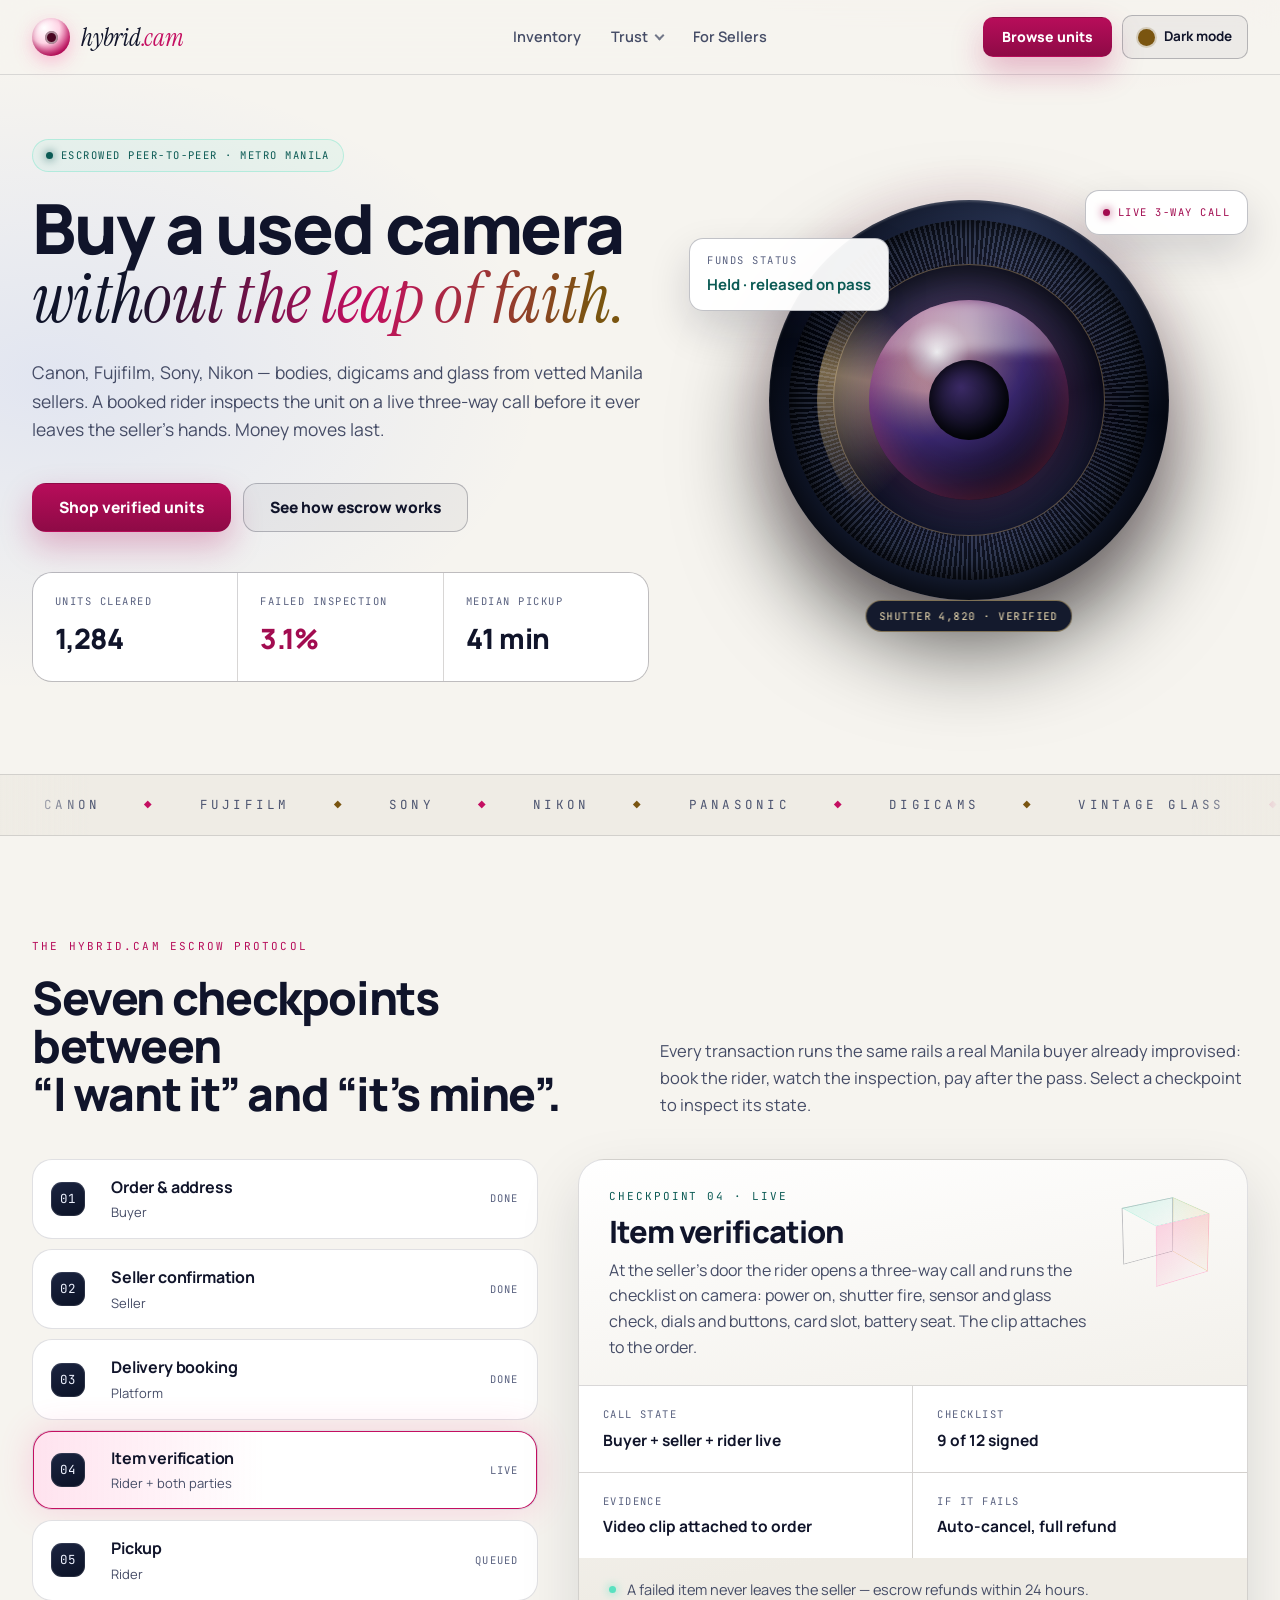
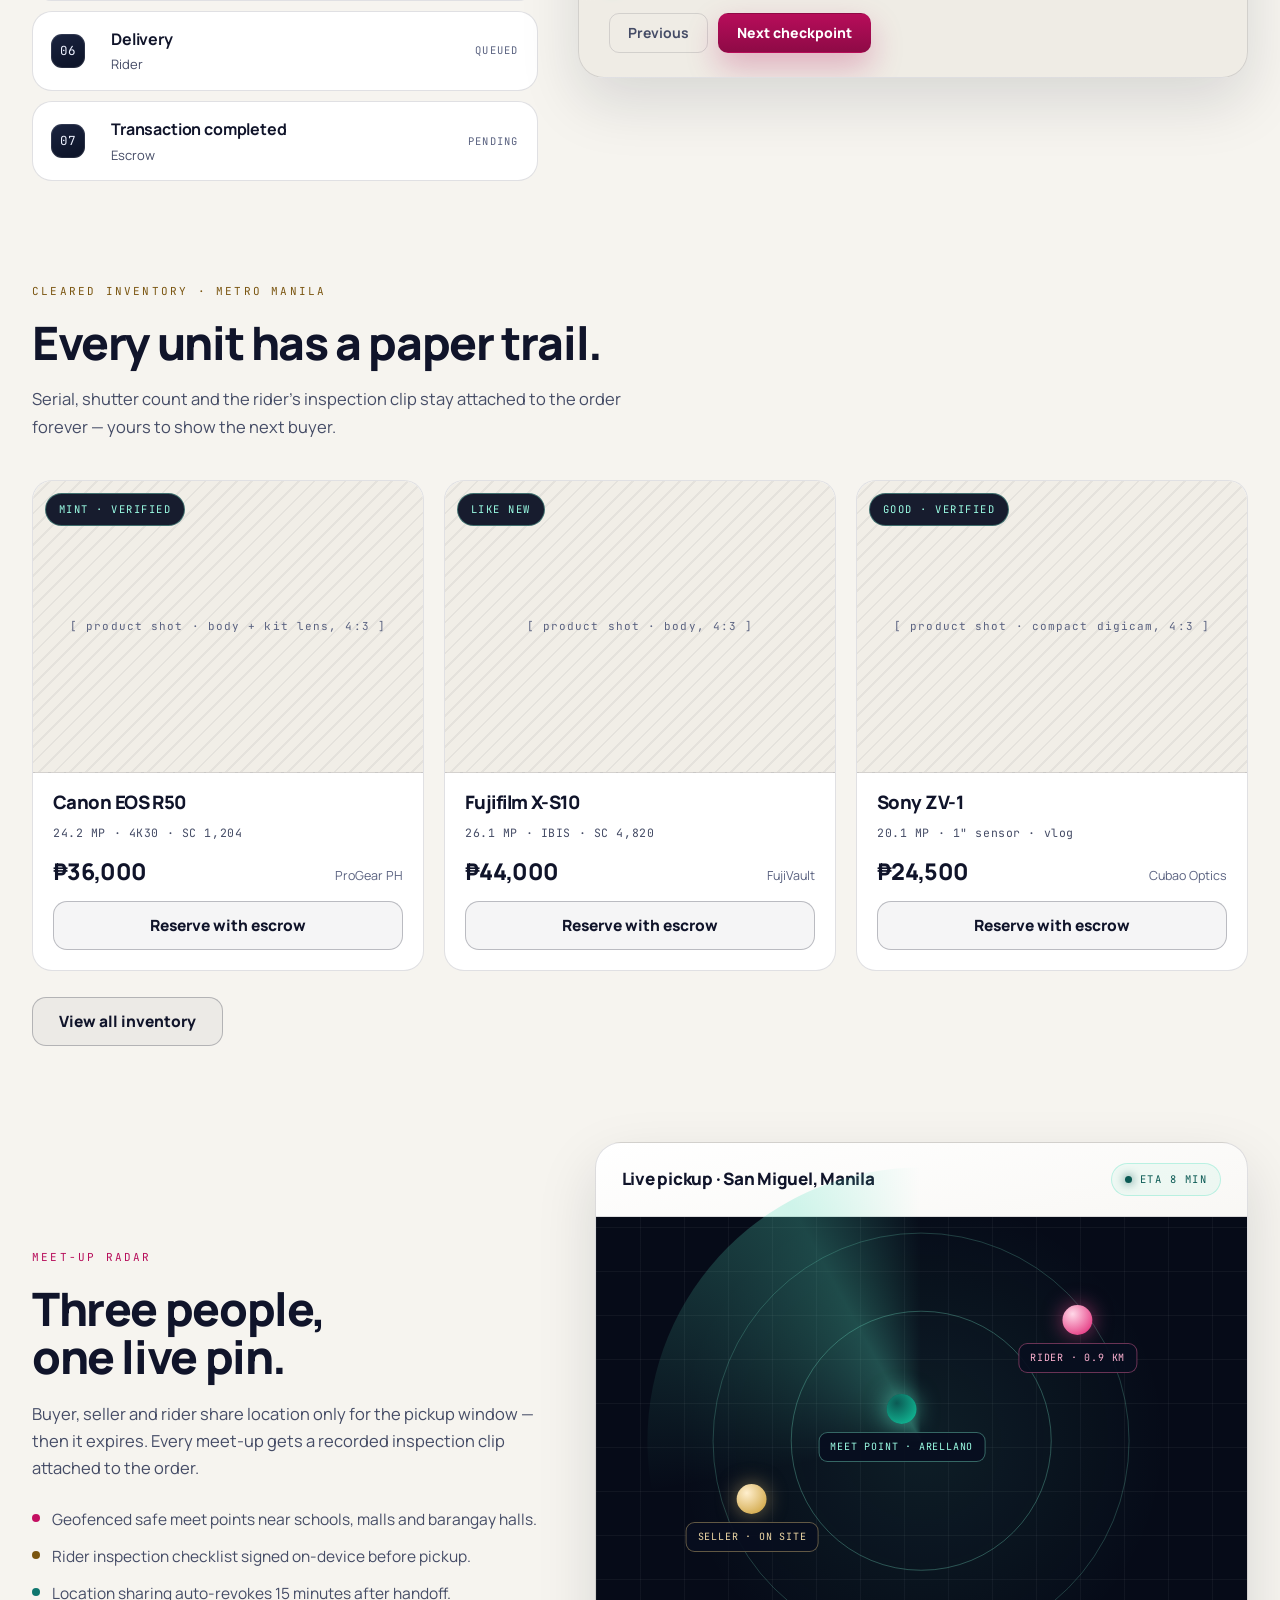
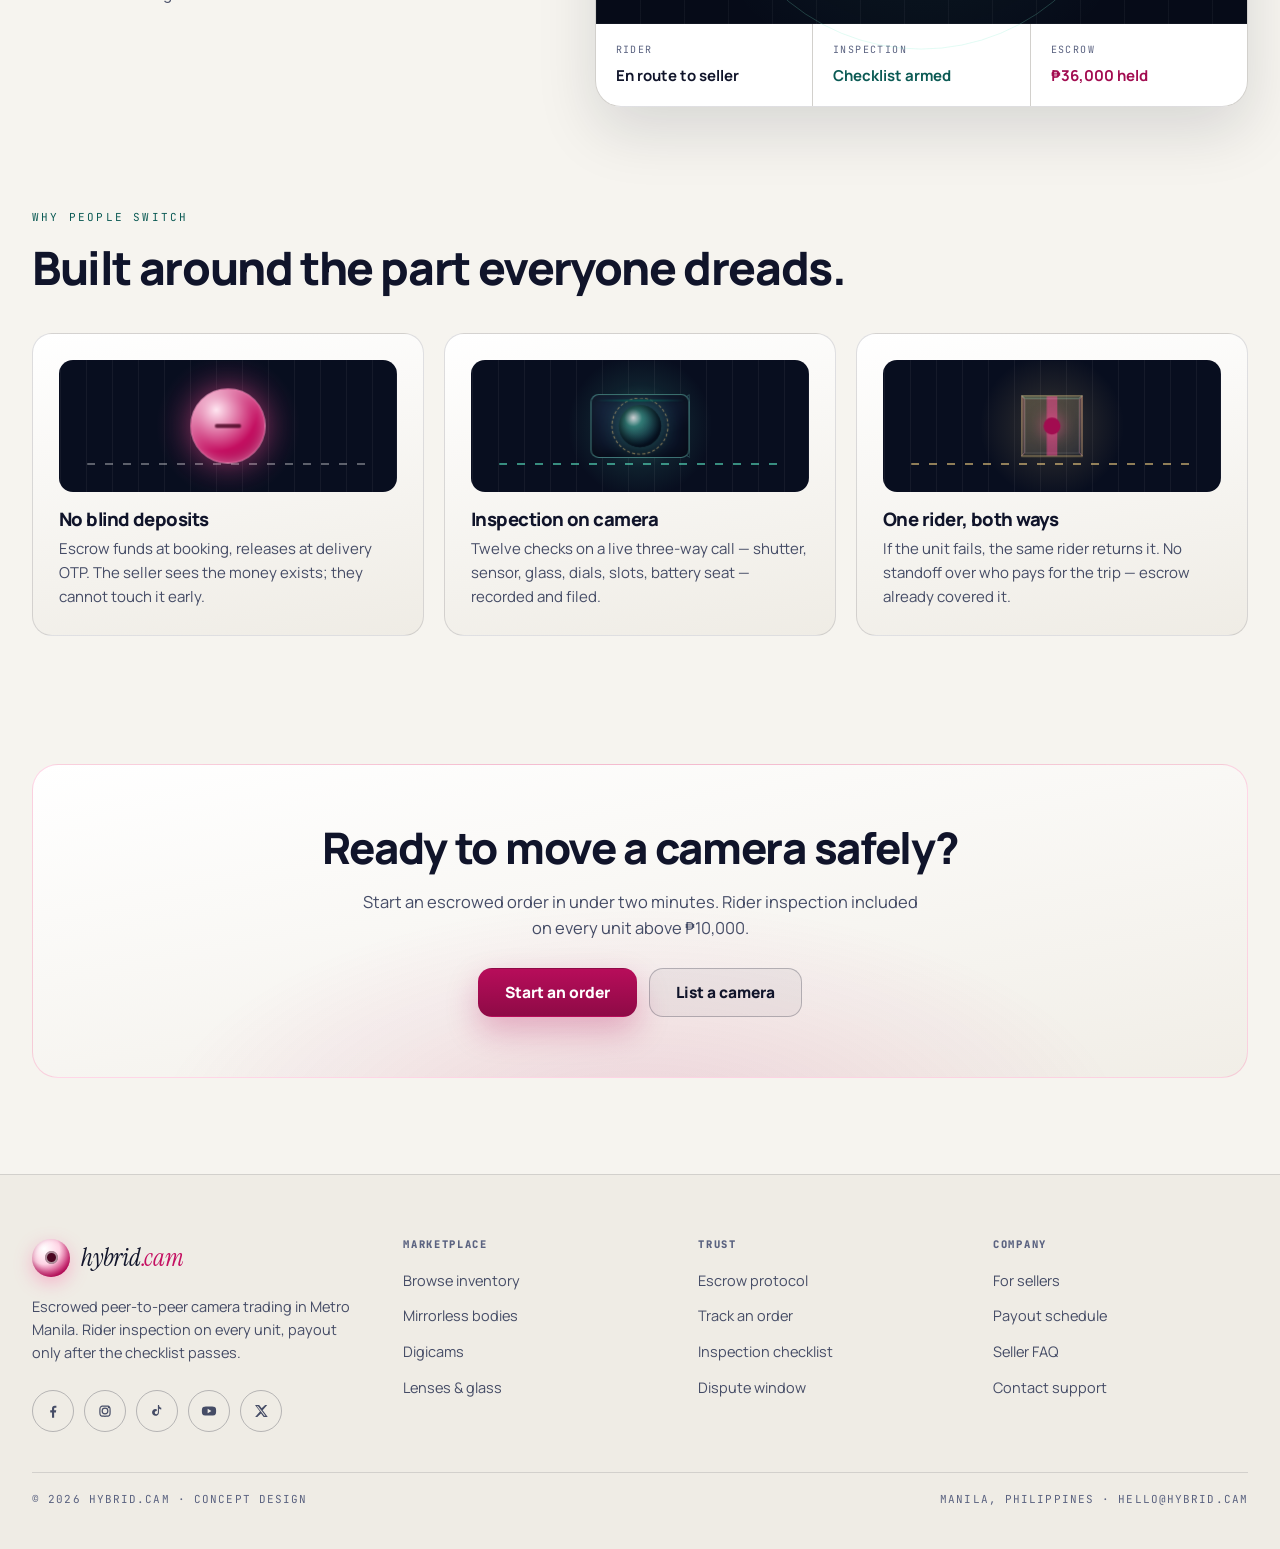
<file: index.html>
<!DOCTYPE html>
<html lang="en" class="no-js">
<head>
<meta charset="utf-8" />
<meta http-equiv="X-UA-Compatible" content="IE=edge" />
<meta name="viewport" content="width=device-width, initial-scale=1" />
<title>hybrid.cam — Escrowed camera marketplace, Metro Manila</title>
<meta name="description" content="Buy and sell used Canon, Fujifilm, Sony and Nikon cameras in Metro Manila with rider inspection and escrowed payment." />
<meta name="theme-color" content="#060a16" />
<link rel="preconnect" href="https://fonts.googleapis.com" />
<link rel="preconnect" href="https://fonts.gstatic.com" crossorigin />
<link href="https://fonts.googleapis.com/css2?family=Instrument+Serif:ital@0;1&family=Manrope:wght@400;500;600;700;800&family=JetBrains+Mono:wght@400;500;700&display=swap" rel="stylesheet" />
<link rel="icon" type="image/svg+xml" href="assets/favicon.svg" />
<link rel="stylesheet" href="assets/css/main.css" />
</head>
<body data-page="home">
<a class="u-visually-hidden" href="#main">Skip to content</a>
<div data-partial="header"></div>
<main id="main">
<section class="hero"><div class="l-wrap">
  <div class="l-split l-split--copy-wide">
    <div class="hero__copy">
      <span class="badge badge--mint"><span class="badge__dot"></span>Escrowed peer-to-peer · Metro Manila</span>
      <h1 class="hero__title" style="margin-top:22px">Buy a used camera<br /><span class="serif-accent">without the leap of faith.</span></h1>
      <p class="hero__lede">Canon, Fujifilm, Sony, Nikon — bodies, digicams and glass from vetted Manila sellers. A booked rider inspects the unit on a live three-way call before it ever leaves the seller’s hands. Money moves last.</p>
      <div class="hero__actions">
        <a class="btn btn--primary" href="shop.html">Shop verified units</a>
        <a class="btn btn--ghost" href="protocol.html">See how escrow works</a>
      </div>
      <dl class="stat-strip reveal">
        <div class="stat-strip__item"><dt class="stat-strip__label">Units cleared</dt><dd class="stat-strip__value">1,284</dd></div>
        <div class="stat-strip__item"><dt class="stat-strip__label">Failed inspection</dt><dd class="stat-strip__value stat-strip__value--pink">3.1%</dd></div>
        <div class="stat-strip__item"><dt class="stat-strip__label">Median pickup</dt><dd class="stat-strip__value">41 min</dd></div>
      </dl>
    </div>
    <div class="lens-stage">
  <div class="lens">
    <span class="lens__layer lens__halo" aria-hidden="true"></span>
    <span class="lens__layer lens__barrel" aria-hidden="true"></span>
    <span class="lens__layer lens__knurl" aria-hidden="true"></span>
    <span class="lens__layer lens__ring" aria-hidden="true"></span>
    <span class="lens__layer lens__sweep" aria-hidden="true"></span>
    <span class="lens__layer lens__glass" aria-hidden="true"></span>
    <span class="lens__layer lens__flare" aria-hidden="true"><span class="lens__flare-bar"></span></span>
    <span class="lens__layer lens__pupil" aria-hidden="true"></span>
    <span class="badge badge--gold lens__caption">Shutter 4,820 · verified</span>
  </div>
  <div class="badge badge--pink float-chip float-chip--tr"><span class="badge__dot"></span>Live 3-way call</div>
  <div class="float-chip float-chip--tl">
    <div class="float-chip__label">Funds status</div>
    <div class="float-chip__value">Held · released on pass</div>
  </div>
</div>
  </div>
</div></section>

<div data-partial="marquee"></div>

<section class="l-section" id="protocol-preview">
  <div class="l-wrap">
    <div class="l-split l-split--head section-head reveal">
      <div>
        <p class="eyebrow">The hybrid.cam escrow protocol</p>
        <h2 class="section-head__title">Seven checkpoints between<br />“I want it” and “it’s mine”.</h2>
      </div>
      <p class="section-head__lede">Every transaction runs the same rails a real Manila buyer already improvised: book the rider, watch the inspection, pay after the pass. Select a checkpoint to inspect its state.</p>
    </div>
    <div class="l-split l-split--rail">
      <ol class="stepper reveal" data-stepper data-start="3"></ol>
      <article class="panel reveal reveal--d1">
        <div class="detail__head">
          <div>
            <p class="detail__kicker" data-detail-kicker></p>
            <h3 class="detail__title" data-detail-title></h3>
            <p class="detail__body" data-detail-body></p>
          </div>
          <div class="cube-stage" aria-hidden="true"><div class="cube">
  <span class="cube__face cube__face--front"></span>
  <span class="cube__face cube__face--side"></span>
  <span class="cube__face cube__face--top"></span>
  <span class="cube__face cube__face--back"></span>
</div></div>
        </div>
        <div class="detail__facts" data-detail-facts></div>
        <div class="detail__foot">
          <p class="detail__guarantee"><span class="badge__dot" style="color:#58e1c0"></span><span data-detail-guarantee></span></p>
          <div class="detail__nav">
            <button class="btn btn--quiet btn--sm" type="button" data-step-prev>Previous</button>
            <button class="btn btn--primary btn--sm" type="button" data-step-next>Next checkpoint</button>
          </div>
        </div>
      </article>
    </div>
  </div>
</section>

<section class="l-section" id="grid"><div class="l-wrap">
  <div class="section-head reveal">
    <p class="eyebrow eyebrow--gold">Cleared inventory · Metro Manila</p>
    <h2 class="section-head__title">Every unit has a paper trail.</h2>
    <p class="section-head__lede">Serial, shutter count and the rider’s inspection clip stay attached to the order forever — yours to show the next buyer.</p>
  </div>
  <div class="l-grid l-grid--cards" data-inventory data-limit="3"></div>
  <p style="margin-top:26px"><a class="btn btn--ghost" href="shop.html">View all inventory</a></p>
</div></section>

<section class="l-section" id="radar"><div class="l-wrap">
  <div class="l-split l-split--panel-wide">
    <div class="reveal">
      <p class="eyebrow">Meet-up radar</p>
      <h2 class="section-head__title">Three people, one live pin.</h2>
      <p class="section-head__lede" style="margin-bottom:26px">Buyer, seller and rider share location only for the pickup window — then it expires. Every meet-up gets a recorded inspection clip attached to the order.</p>
      <ul class="checklist">
        <li class="checklist__item"><span class="checklist__bullet"></span>Geofenced safe meet points near schools, malls and barangay halls.</li>
        <li class="checklist__item"><span class="checklist__bullet checklist__bullet--gold"></span>Rider inspection checklist signed on-device before pickup.</li>
        <li class="checklist__item"><span class="checklist__bullet checklist__bullet--mint"></span>Location sharing auto-revokes 15 minutes after handoff.</li>
      </ul>
    </div>
    <div class="panel reveal reveal--d1">
  <div class="panel__head">
    <h3 class="panel__title">Live pickup · San Miguel, Manila</h3>
    <span class="badge badge--mint"><span class="badge__dot"></span>ETA 8 min</span>
  </div>
  <div class="radar">
    <span class="radar__ring radar__ring--outer" aria-hidden="true"></span>
    <span class="radar__ring radar__ring--inner" aria-hidden="true"></span>
    <span class="radar__sweep" aria-hidden="true"></span>
    <div class="radar__pin radar__pin--meet"><span class="radar__dot radar__dot--mint"></span><span class="radar__tag radar__tag--mint">MEET POINT · ARELLANO</span></div>
    <div class="radar__pin radar__pin--rider"><span class="radar__dot radar__dot--pink"></span><span class="radar__tag radar__tag--pink">RIDER · 0.9 KM</span></div>
    <div class="radar__pin radar__pin--seller"><span class="radar__dot radar__dot--gold"></span><span class="radar__tag radar__tag--gold">SELLER · ON SITE</span></div>
  </div>
  <div class="tri-strip">
    <div class="tri-strip__cell"><p class="tri-strip__label">Rider</p><p class="tri-strip__value">En route to seller</p></div>
    <div class="tri-strip__cell"><p class="tri-strip__label">Inspection</p><p class="tri-strip__value tri-strip__value--mint">Checklist armed</p></div>
    <div class="tri-strip__cell"><p class="tri-strip__label">Escrow</p><p class="tri-strip__value tri-strip__value--pink">₱36,000 held</p></div>
  </div>
</div>
  </div>
</div></section>

<section class="l-section"><div class="l-wrap">
  <div class="section-head reveal">
    <p class="eyebrow eyebrow--mint">Why people switch</p>
    <h2 class="section-head__title">Built around the part everyone dreads.</h2>
  </div>
  <div class="l-grid l-grid--thirds">
    <article class="feature reveal">
      <div class="obj3d" aria-hidden="true">
        <span class="obj3d__glow"></span>
        <span class="obj3d__path"></span>
        <div class="obj3d__stage"><div class="coin3d">
          <span class="coin3d__face coin3d__face--back"></span>
          <span class="coin3d__face coin3d__face--front"><span class="coin3d__slot"></span></span>
          <span class="coin3d__edge"></span>
        </div></div>
      </div>
      <h3 class="feature__title">No blind deposits</h3>
      <p class="feature__body">Escrow funds at booking, releases at delivery OTP. The seller sees the money exists; they cannot touch it early.</p>
    </article>
    <article class="feature reveal reveal--d1">
      <div class="obj3d" aria-hidden="true">
        <span class="obj3d__glow obj3d__glow--mint"></span>
        <span class="obj3d__path obj3d__path--mint"></span>
        <div class="obj3d__stage"><div class="cam3d">
          <span class="cam3d__back"></span>
          <span class="cam3d__side"></span>
          <span class="cam3d__body"></span>
          <span class="cam3d__lens"><span class="cam3d__lens-ring"></span></span>
          <span class="cam3d__scan"></span>
        </div></div>
      </div>
      <h3 class="feature__title">Inspection on camera</h3>
      <p class="feature__body">Twelve checks on a live three-way call — shutter, sensor, glass, dials, slots, battery seat — recorded and filed.</p>
    </article>
    <article class="feature reveal reveal--d2">
      <div class="obj3d" aria-hidden="true">
        <span class="obj3d__glow obj3d__glow--gold"></span>
        <span class="obj3d__path obj3d__path--gold"></span>
        <div class="obj3d__stage"><div class="box3d">
          <span class="box3d__face box3d__face--back"></span>
          <span class="box3d__face box3d__face--left"></span>
          <span class="box3d__face box3d__face--right"></span>
          <span class="box3d__face box3d__face--top"></span>
          <span class="box3d__face box3d__face--front"><span class="box3d__tape"></span><span class="box3d__seal"></span></span>
        </div></div>
      </div>
      <h3 class="feature__title">One rider, both ways</h3>
      <p class="feature__body">If the unit fails, the same rider returns it. No standoff over who pays for the trip — escrow already covered it.</p>
    </article>
  </div>
</div></section>

<section class="l-section l-section--tight"><div class="l-wrap">
  <div class="cta-band reveal">
    <h2 class="cta-band__title">Ready to move a camera safely?</h2>
    <p class="cta-band__lede">Start an escrowed order in under two minutes. Rider inspection included on every unit above ₱10,000.</p>
    <div class="cta-band__actions"><a class="btn btn--primary" href="shop.html">Start an order</a><a class="btn btn--ghost" href="sellers.html">List a camera</a></div>
  </div>
</div></section></main>
<div data-partial="footer"></div>
<script src="assets/js/main.js"></script>
</body>
</html>
</file>
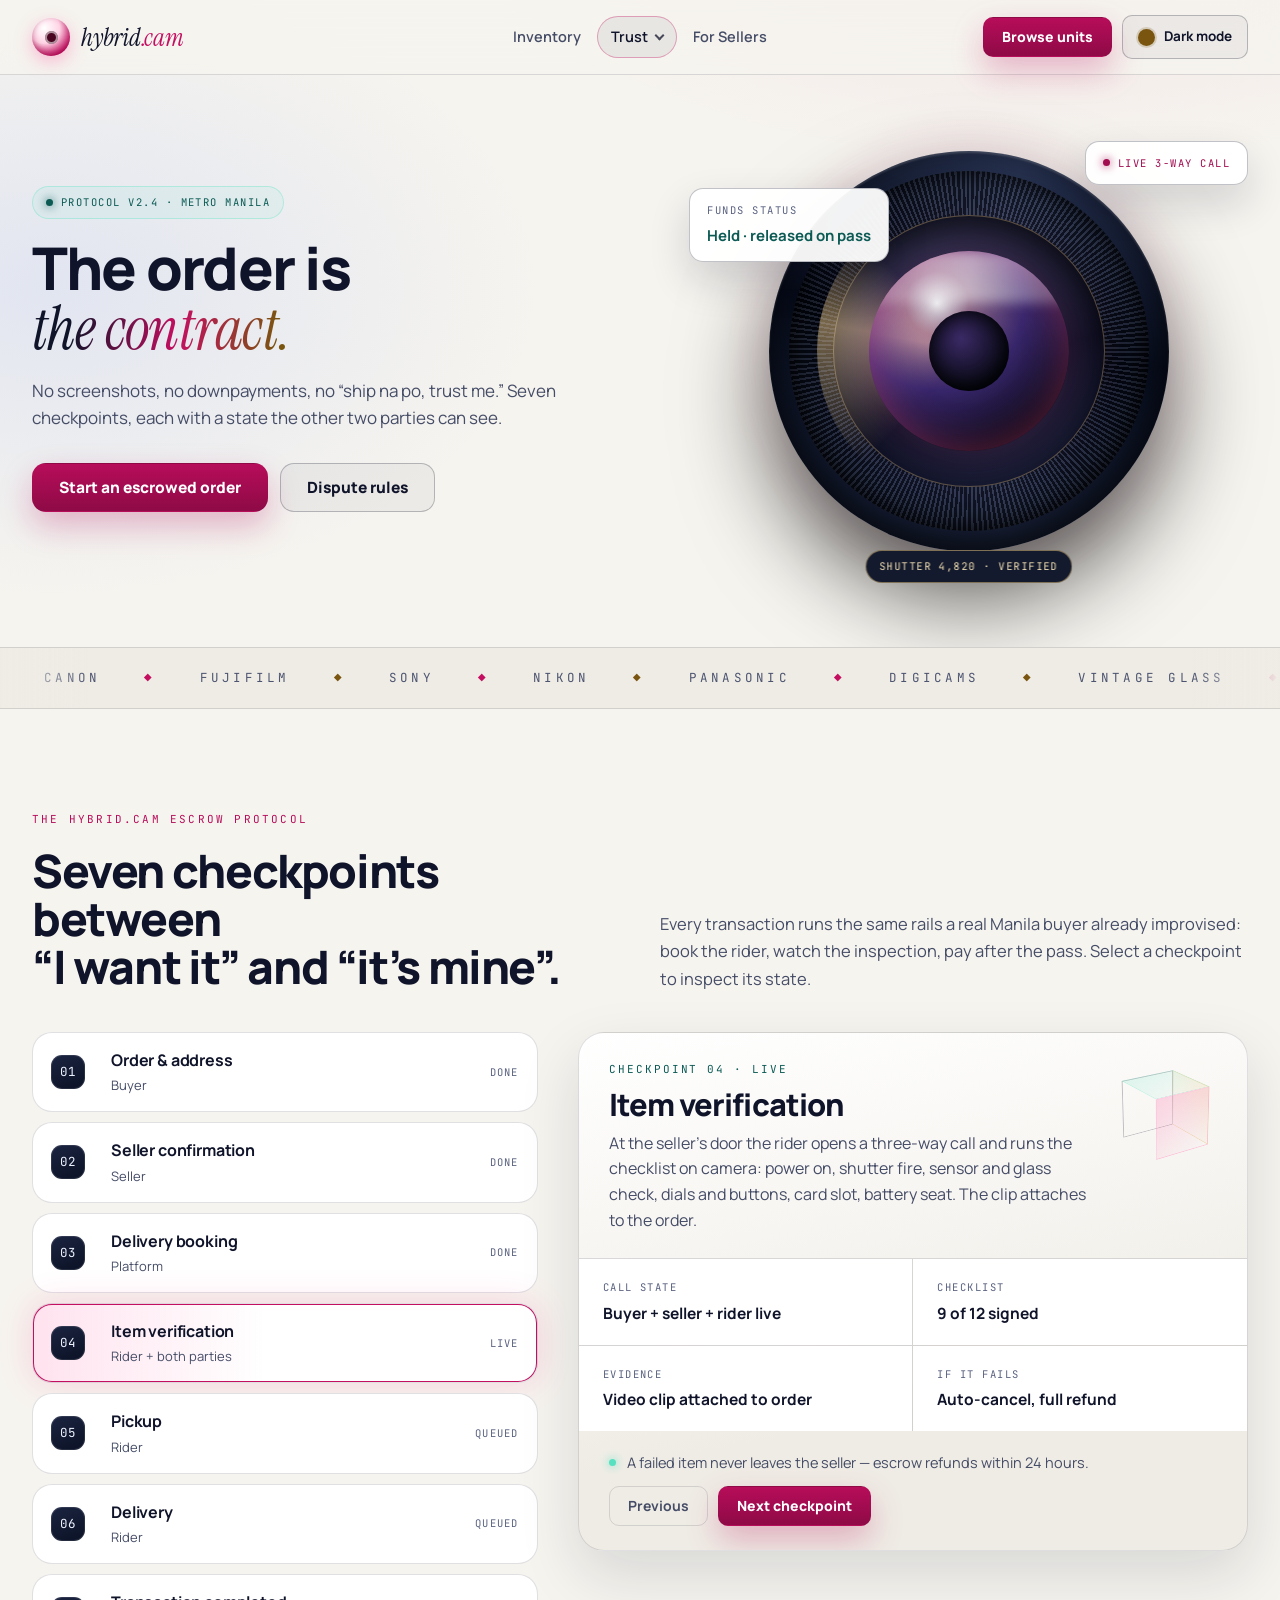
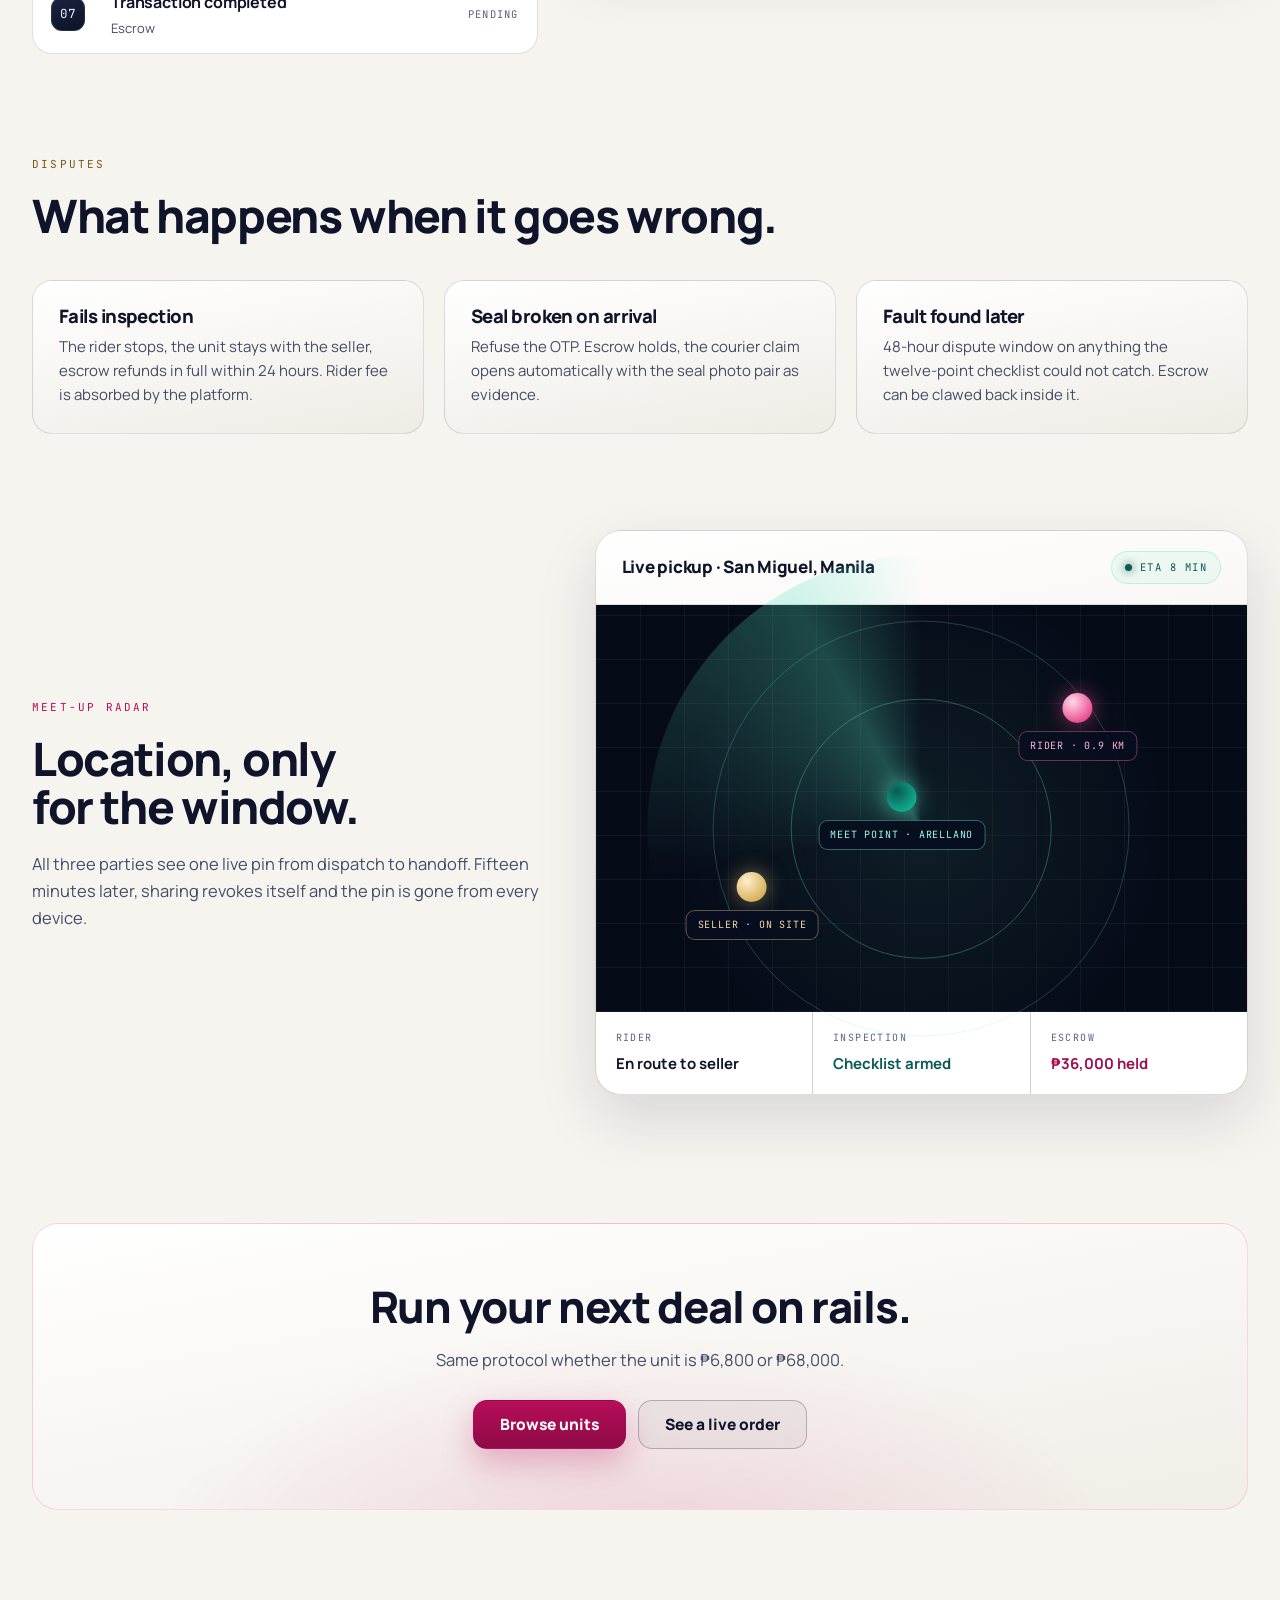
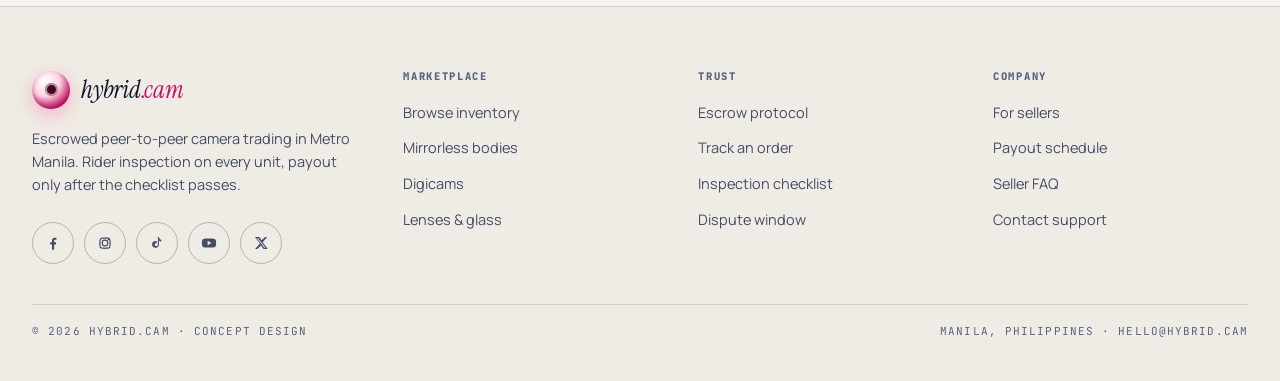
<file: protocol.html>
<!DOCTYPE html>
<html lang="en" class="no-js">
<head>
<meta charset="utf-8" />
<meta http-equiv="X-UA-Compatible" content="IE=edge" />
<meta name="viewport" content="width=device-width, initial-scale=1" />
<title>Escrow protocol — hybrid.cam</title>
<meta name="description" content="The seven-checkpoint escrow protocol behind every hybrid.cam transaction." />
<meta name="theme-color" content="#060a16" />
<link rel="preconnect" href="https://fonts.googleapis.com" />
<link rel="preconnect" href="https://fonts.gstatic.com" crossorigin />
<link href="https://fonts.googleapis.com/css2?family=Instrument+Serif:ital@0;1&family=Manrope:wght@400;500;600;700;800&family=JetBrains+Mono:wght@400;500;700&display=swap" rel="stylesheet" />
<link rel="icon" type="image/svg+xml" href="assets/favicon.svg" />
<link rel="stylesheet" href="assets/css/main.css" />
</head>
<body data-page="protocol">
<a class="u-visually-hidden" href="#main">Skip to content</a>
<div data-partial="header"></div>
<main id="main">
<section class="page-hero"><div class="l-wrap">
  <div class="l-split l-split--copy-wide">
    <div>
      <span class="badge badge--mint"><span class="badge__dot"></span>Protocol v2.4 · Metro Manila</span>
      <h1 class="page-hero__title" style="margin-top:20px">The order is<br /><span class="serif-accent">the contract.</span></h1>
      <p class="page-hero__lede">No screenshots, no downpayments, no “ship na po, trust me.” Seven checkpoints, each with a state the other two parties can see.</p>
      <div class="hero__actions" style="margin-top:32px">
        <a class="btn btn--primary" href="shop.html">Start an escrowed order</a>
        <a class="btn btn--ghost" href="#disputes">Dispute rules</a>
      </div>
    </div>
    <div class="lens-stage">
  <div class="lens">
    <span class="lens__layer lens__halo" aria-hidden="true"></span>
    <span class="lens__layer lens__barrel" aria-hidden="true"></span>
    <span class="lens__layer lens__knurl" aria-hidden="true"></span>
    <span class="lens__layer lens__ring" aria-hidden="true"></span>
    <span class="lens__layer lens__sweep" aria-hidden="true"></span>
    <span class="lens__layer lens__glass" aria-hidden="true"></span>
    <span class="lens__layer lens__flare" aria-hidden="true"><span class="lens__flare-bar"></span></span>
    <span class="lens__layer lens__pupil" aria-hidden="true"></span>
    <span class="badge badge--gold lens__caption">Shutter 4,820 · verified</span>
  </div>
  <div class="badge badge--pink float-chip float-chip--tr"><span class="badge__dot"></span>Live 3-way call</div>
  <div class="float-chip float-chip--tl">
    <div class="float-chip__label">Funds status</div>
    <div class="float-chip__value">Held · released on pass</div>
  </div>
</div>
  </div>
</div></section>

<div data-partial="marquee"></div>

<section class="l-section" id="checklist">
  <div class="l-wrap">
    <div class="l-split l-split--head section-head reveal">
      <div>
        <p class="eyebrow">The hybrid.cam escrow protocol</p>
        <h2 class="section-head__title">Seven checkpoints between<br />“I want it” and “it’s mine”.</h2>
      </div>
      <p class="section-head__lede">Every transaction runs the same rails a real Manila buyer already improvised: book the rider, watch the inspection, pay after the pass. Select a checkpoint to inspect its state.</p>
    </div>
    <div class="l-split l-split--rail">
      <ol class="stepper reveal" data-stepper data-start="3"></ol>
      <article class="panel reveal reveal--d1">
        <div class="detail__head">
          <div>
            <p class="detail__kicker" data-detail-kicker></p>
            <h3 class="detail__title" data-detail-title></h3>
            <p class="detail__body" data-detail-body></p>
          </div>
          <div class="cube-stage" aria-hidden="true"><div class="cube">
  <span class="cube__face cube__face--front"></span>
  <span class="cube__face cube__face--side"></span>
  <span class="cube__face cube__face--top"></span>
  <span class="cube__face cube__face--back"></span>
</div></div>
        </div>
        <div class="detail__facts" data-detail-facts></div>
        <div class="detail__foot">
          <p class="detail__guarantee"><span class="badge__dot" style="color:#58e1c0"></span><span data-detail-guarantee></span></p>
          <div class="detail__nav">
            <button class="btn btn--quiet btn--sm" type="button" data-step-prev>Previous</button>
            <button class="btn btn--primary btn--sm" type="button" data-step-next>Next checkpoint</button>
          </div>
        </div>
      </article>
    </div>
  </div>
</section>

<section class="l-section" id="disputes"><div class="l-wrap">
  <div class="section-head reveal">
    <p class="eyebrow eyebrow--gold">Disputes</p>
    <h2 class="section-head__title">What happens when it goes wrong.</h2>
  </div>
  <div class="l-grid l-grid--thirds">
    <article class="feature reveal"><span class="feature__icon" aria-hidden="true"></span><h3 class="feature__title">Fails inspection</h3><p class="feature__body">The rider stops, the unit stays with the seller, escrow refunds in full within 24 hours. Rider fee is absorbed by the platform.</p></article>
    <article class="feature reveal reveal--d1"><span class="feature__icon feature__icon--mint" aria-hidden="true"></span><h3 class="feature__title">Seal broken on arrival</h3><p class="feature__body">Refuse the OTP. Escrow holds, the courier claim opens automatically with the seal photo pair as evidence.</p></article>
    <article class="feature reveal reveal--d2"><span class="feature__icon" aria-hidden="true"></span><h3 class="feature__title">Fault found later</h3><p class="feature__body">48-hour dispute window on anything the twelve-point checklist could not catch. Escrow can be clawed back inside it.</p></article>
  </div>
</div></section>

<section class="l-section"><div class="l-wrap">
  <div class="l-split l-split--panel-wide">
    <div class="reveal">
      <p class="eyebrow">Meet-up radar</p>
      <h2 class="section-head__title">Location, only for the window.</h2>
      <p class="section-head__lede">All three parties see one live pin from dispatch to handoff. Fifteen minutes later, sharing revokes itself and the pin is gone from every device.</p>
    </div>
    <div class="panel reveal reveal--d1">
  <div class="panel__head">
    <h3 class="panel__title">Live pickup · San Miguel, Manila</h3>
    <span class="badge badge--mint"><span class="badge__dot"></span>ETA 8 min</span>
  </div>
  <div class="radar">
    <span class="radar__ring radar__ring--outer" aria-hidden="true"></span>
    <span class="radar__ring radar__ring--inner" aria-hidden="true"></span>
    <span class="radar__sweep" aria-hidden="true"></span>
    <div class="radar__pin radar__pin--meet"><span class="radar__dot radar__dot--mint"></span><span class="radar__tag radar__tag--mint">MEET POINT · ARELLANO</span></div>
    <div class="radar__pin radar__pin--rider"><span class="radar__dot radar__dot--pink"></span><span class="radar__tag radar__tag--pink">RIDER · 0.9 KM</span></div>
    <div class="radar__pin radar__pin--seller"><span class="radar__dot radar__dot--gold"></span><span class="radar__tag radar__tag--gold">SELLER · ON SITE</span></div>
  </div>
  <div class="tri-strip">
    <div class="tri-strip__cell"><p class="tri-strip__label">Rider</p><p class="tri-strip__value">En route to seller</p></div>
    <div class="tri-strip__cell"><p class="tri-strip__label">Inspection</p><p class="tri-strip__value tri-strip__value--mint">Checklist armed</p></div>
    <div class="tri-strip__cell"><p class="tri-strip__label">Escrow</p><p class="tri-strip__value tri-strip__value--pink">₱36,000 held</p></div>
  </div>
</div>
  </div>
</div></section>

<section class="l-section l-section--tight"><div class="l-wrap">
  <div class="cta-band reveal">
    <h2 class="cta-band__title">Run your next deal on rails.</h2>
    <p class="cta-band__lede">Same protocol whether the unit is ₱6,800 or ₱68,000.</p>
    <div class="cta-band__actions"><a class="btn btn--primary" href="shop.html">Browse units</a><a class="btn btn--ghost" href="track.html">See a live order</a></div>
  </div>
</div></section></main>
<div data-partial="footer"></div>
<script src="assets/js/main.js"></script>
</body>
</html>
</file>
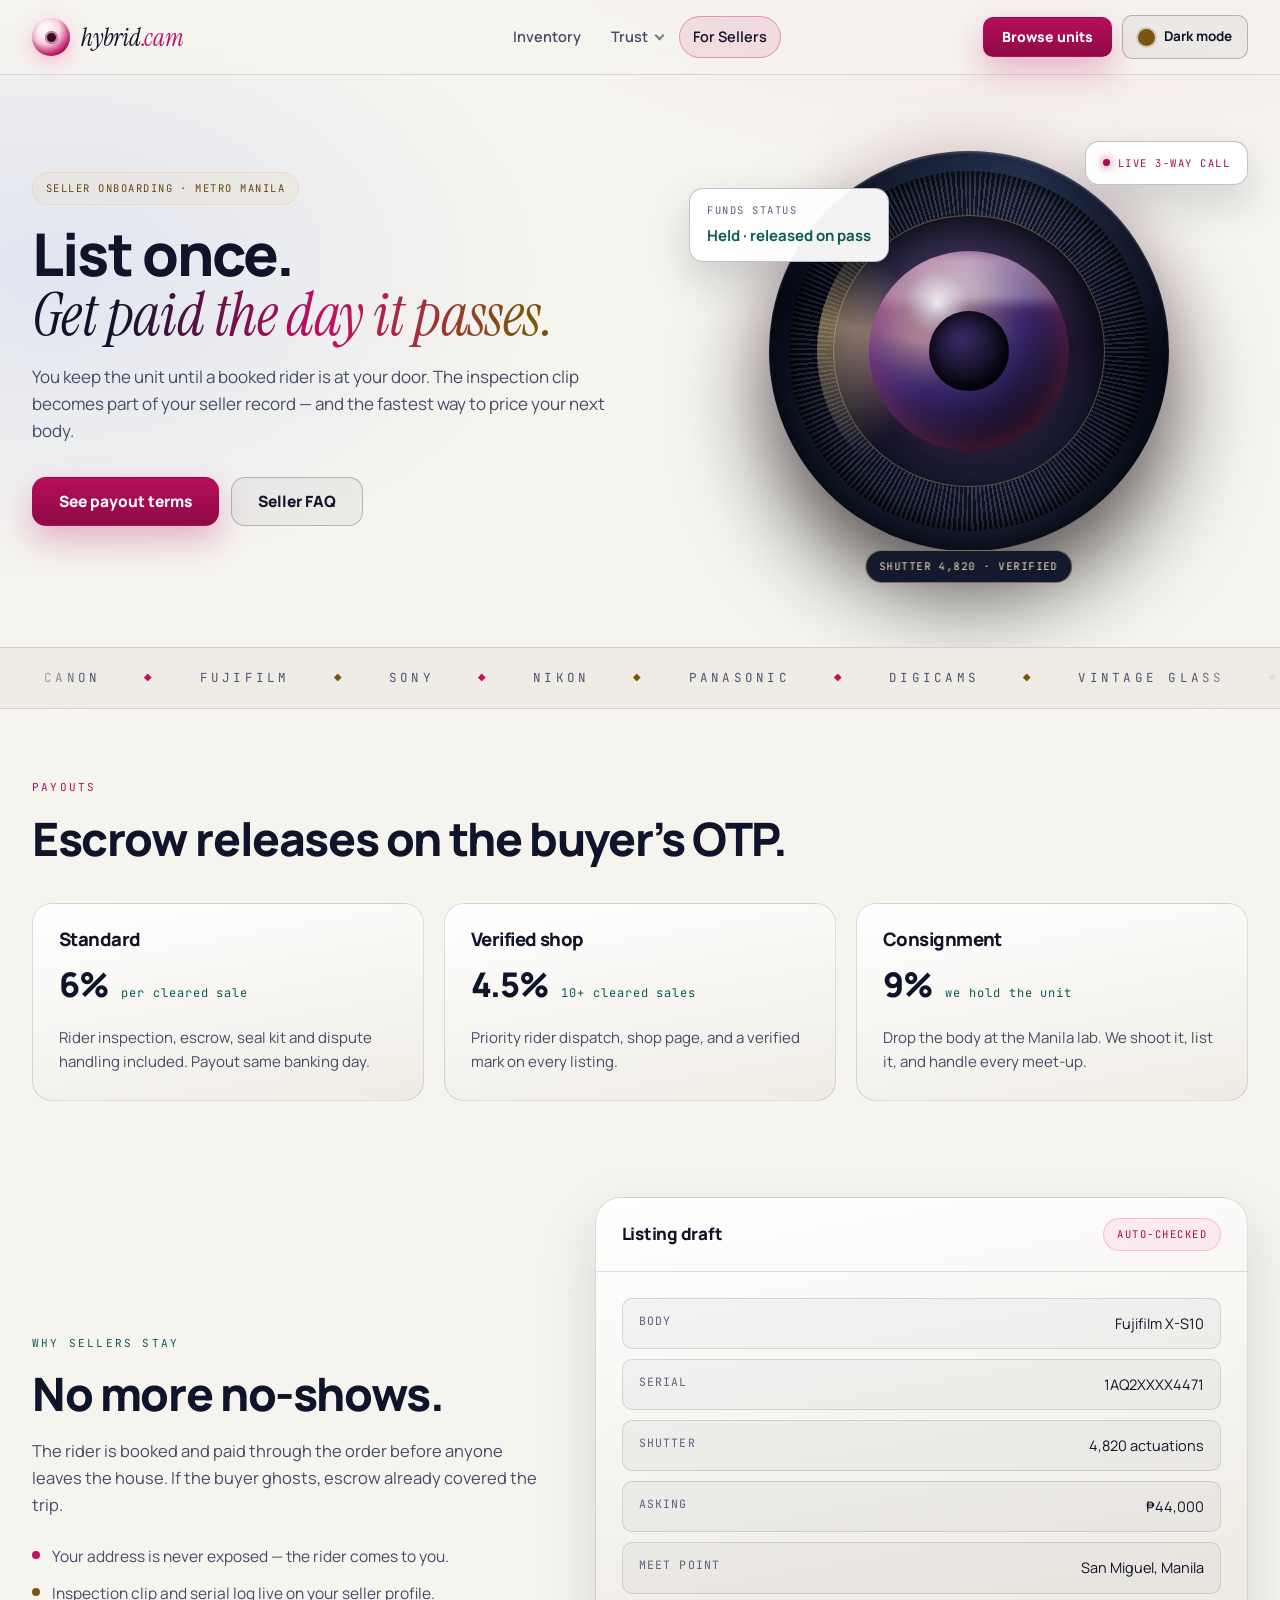
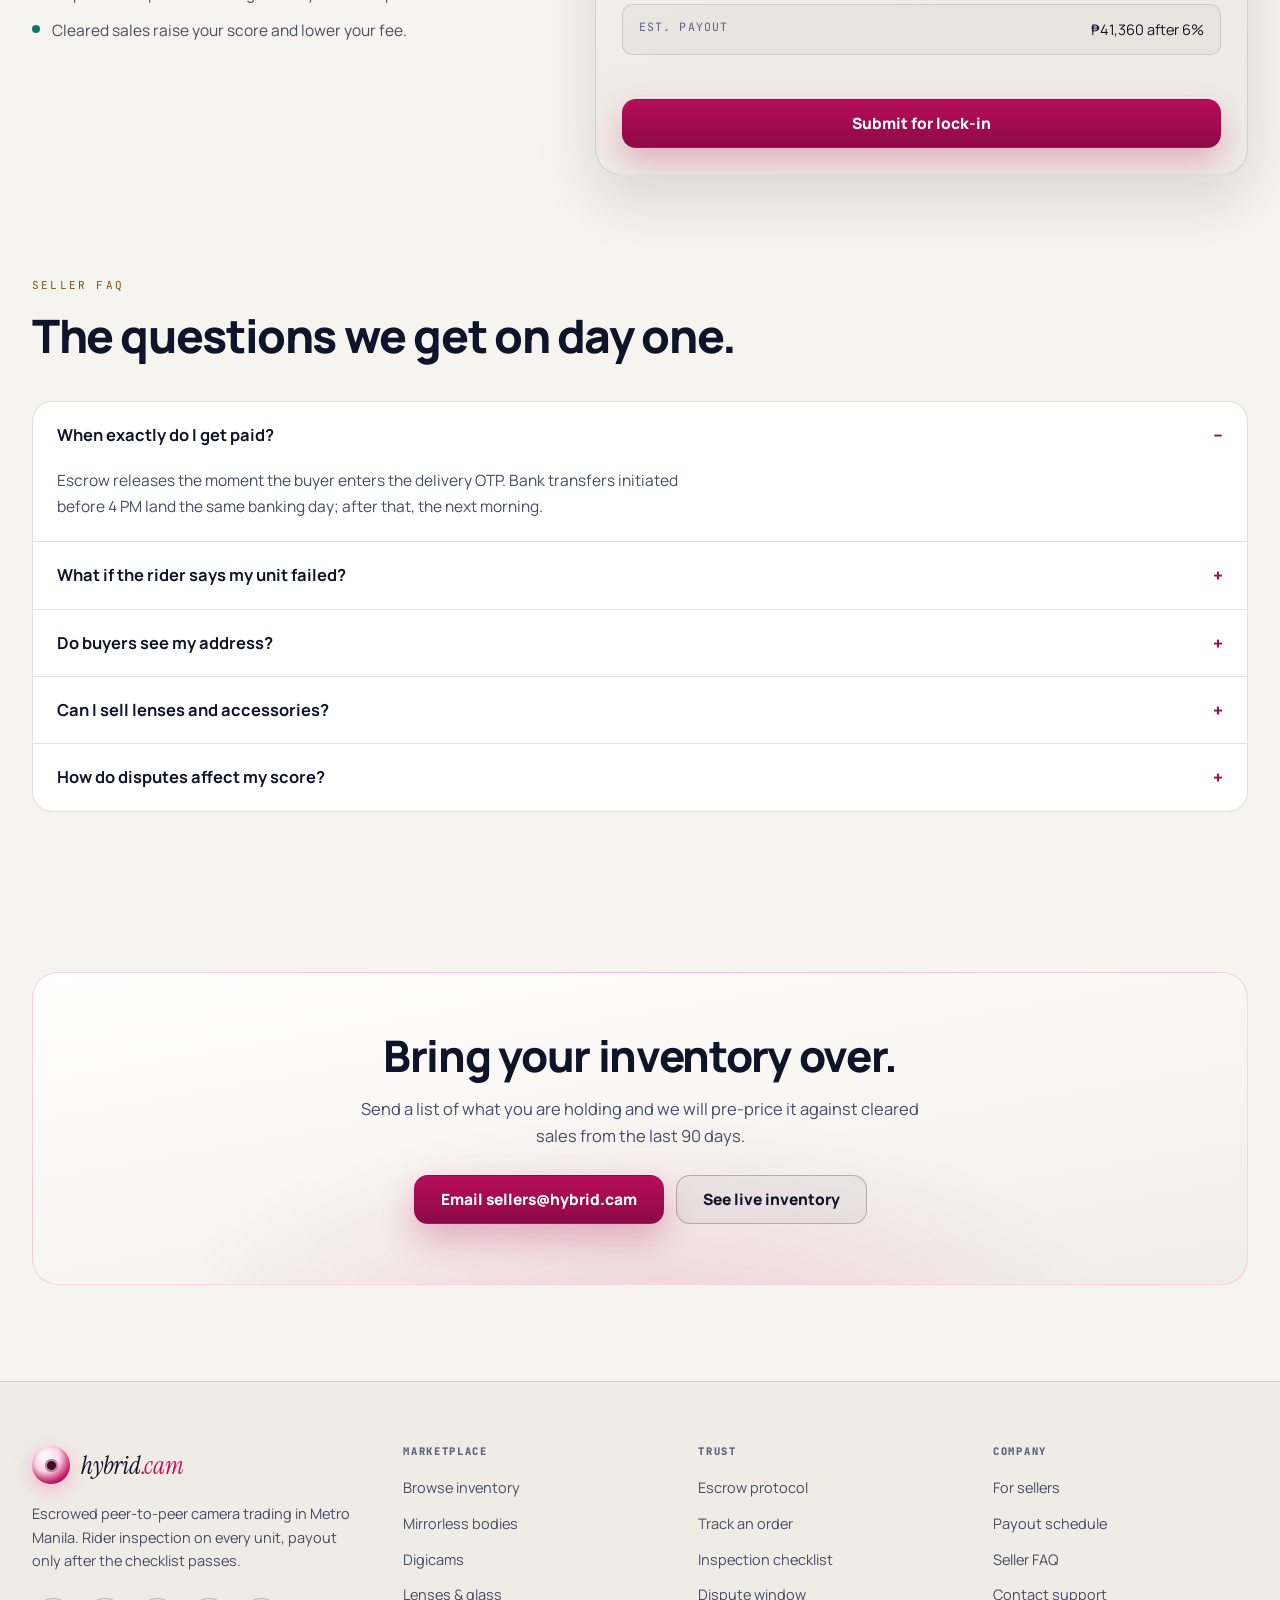
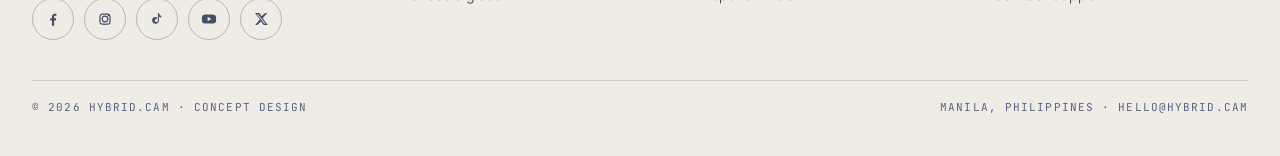
<file: sellers.html>
<!DOCTYPE html>
<html lang="en" class="no-js">
<head>
<meta charset="utf-8" />
<meta http-equiv="X-UA-Compatible" content="IE=edge" />
<meta name="viewport" content="width=device-width, initial-scale=1" />
<title>For sellers — hybrid.cam</title>
<meta name="description" content="List a camera on hybrid.cam: rider inspection, same-day escrow payout, no no-shows." />
<meta name="theme-color" content="#060a16" />
<link rel="preconnect" href="https://fonts.googleapis.com" />
<link rel="preconnect" href="https://fonts.gstatic.com" crossorigin />
<link href="https://fonts.googleapis.com/css2?family=Instrument+Serif:ital@0;1&family=Manrope:wght@400;500;600;700;800&family=JetBrains+Mono:wght@400;500;700&display=swap" rel="stylesheet" />
<link rel="icon" type="image/svg+xml" href="assets/favicon.svg" />
<link rel="stylesheet" href="assets/css/main.css" />
</head>
<body data-page="sellers">
<a class="u-visually-hidden" href="#main">Skip to content</a>
<div data-partial="header"></div>
<main id="main">
<section class="page-hero"><div class="l-wrap">
  <div class="l-split l-split--copy-wide">
    <div>
      <span class="badge badge--gold">Seller onboarding · Metro Manila</span>
      <h1 class="page-hero__title" style="margin-top:20px">List once.<br /><span class="serif-accent">Get paid the day it passes.</span></h1>
      <p class="page-hero__lede">You keep the unit until a booked rider is at your door. The inspection clip becomes part of your seller record — and the fastest way to price your next body.</p>
      <div class="hero__actions" style="margin-top:32px">
        <a class="btn btn--primary" href="#payouts">See payout terms</a>
        <a class="btn btn--ghost" href="#faq">Seller FAQ</a>
      </div>
    </div>
    <div class="lens-stage">
  <div class="lens">
    <span class="lens__layer lens__halo" aria-hidden="true"></span>
    <span class="lens__layer lens__barrel" aria-hidden="true"></span>
    <span class="lens__layer lens__knurl" aria-hidden="true"></span>
    <span class="lens__layer lens__ring" aria-hidden="true"></span>
    <span class="lens__layer lens__sweep" aria-hidden="true"></span>
    <span class="lens__layer lens__glass" aria-hidden="true"></span>
    <span class="lens__layer lens__flare" aria-hidden="true"><span class="lens__flare-bar"></span></span>
    <span class="lens__layer lens__pupil" aria-hidden="true"></span>
    <span class="badge badge--gold lens__caption">Shutter 4,820 · verified</span>
  </div>
  <div class="badge badge--pink float-chip float-chip--tr"><span class="badge__dot"></span>Live 3-way call</div>
  <div class="float-chip float-chip--tl">
    <div class="float-chip__label">Funds status</div>
    <div class="float-chip__value">Held · released on pass</div>
  </div>
</div>
  </div>
</div></section>

<div data-partial="marquee"></div>

<section class="l-section l-section--tight" id="payouts"><div class="l-wrap">
  <div class="section-head reveal">
    <p class="eyebrow">Payouts</p>
    <h2 class="section-head__title">Escrow releases on the buyer’s OTP.</h2>
  </div>
  <div class="l-grid l-grid--thirds">
    <article class="feature reveal">
      <span class="feature__icon" aria-hidden="true"></span>
      <h3 class="feature__title">Standard</h3>
      <div class="price-row"><span class="price-row__value">6%</span><span class="price-row__note">per cleared sale</span></div>
      <p class="feature__body" style="margin-top:14px">Rider inspection, escrow, seal kit and dispute handling included. Payout same banking day.</p>
    </article>
    <article class="feature reveal reveal--d1">
      <span class="feature__icon feature__icon--mint" aria-hidden="true"></span>
      <h3 class="feature__title">Verified shop</h3>
      <div class="price-row"><span class="price-row__value">4.5%</span><span class="price-row__note">10+ cleared sales</span></div>
      <p class="feature__body" style="margin-top:14px">Priority rider dispatch, shop page, and a verified mark on every listing.</p>
    </article>
    <article class="feature reveal reveal--d2">
      <span class="feature__icon" aria-hidden="true"></span>
      <h3 class="feature__title">Consignment</h3>
      <div class="price-row"><span class="price-row__value">9%</span><span class="price-row__note">we hold the unit</span></div>
      <p class="feature__body" style="margin-top:14px">Drop the body at the Manila lab. We shoot it, list it, and handle every meet-up.</p>
    </article>
  </div>
</div></section>

<section class="l-section"><div class="l-wrap">
  <div class="l-split l-split--panel-wide">
    <div class="reveal">
      <p class="eyebrow eyebrow--mint">Why sellers stay</p>
      <h2 class="section-head__title">No more no-shows.</h2>
      <p class="section-head__lede" style="margin-bottom:26px">The rider is booked and paid through the order before anyone leaves the house. If the buyer ghosts, escrow already covered the trip.</p>
      <ul class="checklist">
        <li class="checklist__item"><span class="checklist__bullet"></span>Your address is never exposed — the rider comes to you.</li>
        <li class="checklist__item"><span class="checklist__bullet checklist__bullet--gold"></span>Inspection clip and serial log live on your seller profile.</li>
        <li class="checklist__item"><span class="checklist__bullet checklist__bullet--mint"></span>Cleared sales raise your score and lower your fee.</li>
      </ul>
    </div>
    <div class="panel reveal reveal--d1">
      <div class="panel__head"><h3 class="panel__title">Listing draft</h3><span class="badge badge--pink">Auto-checked</span></div>
      <div class="panel__body">
        <div class="modal__list">
          <div class="modal__row"><span class="modal__row-label">Body</span><span>Fujifilm X-S10</span></div>
          <div class="modal__row"><span class="modal__row-label">Serial</span><span>1AQ2XXXX4471</span></div>
          <div class="modal__row"><span class="modal__row-label">Shutter</span><span>4,820 actuations</span></div>
          <div class="modal__row"><span class="modal__row-label">Asking</span><span>₱44,000</span></div>
          <div class="modal__row"><span class="modal__row-label">Meet point</span><span>San Miguel, Manila</span></div>
          <div class="modal__row"><span class="modal__row-label">Est. payout</span><span>₱41,360 after 6%</span></div>
        </div>
        <button class="btn btn--primary btn--block" type="button" style="margin-top:18px">Submit for lock-in</button>
      </div>
    </div>
  </div>
</div></section>

<section class="l-section" id="faq"><div class="l-wrap">
  <div class="section-head reveal">
    <p class="eyebrow eyebrow--gold">Seller FAQ</p>
    <h2 class="section-head__title">The questions we get on day one.</h2>
  </div>
  <div class="accordion reveal">
    <div class="accordion__item accordion__item--open">
      <button class="accordion__trigger" type="button" aria-expanded="true">When exactly do I get paid?<span class="accordion__sign">–</span></button>
      <div class="accordion__panel">Escrow releases the moment the buyer enters the delivery OTP. Bank transfers initiated before 4 PM land the same banking day; after that, the next morning.</div>
    </div>
    <div class="accordion__item">
      <button class="accordion__trigger" type="button" aria-expanded="false">What if the rider says my unit failed?<span class="accordion__sign">+</span></button>
      <div class="accordion__panel">Nothing leaves your hands. The clip is attached to the order so you can see exactly which of the twelve checks failed, and you can relist after fixing or re-describing the fault. The rider fee is not charged to you.</div>
    </div>
    <div class="accordion__item">
      <button class="accordion__trigger" type="button" aria-expanded="false">Do buyers see my address?<span class="accordion__sign">+</span></button>
      <div class="accordion__panel">No. Buyers see the geofenced meet point only. Your exact pin is released to the assigned rider at dispatch and expires fifteen minutes after handoff.</div>
    </div>
    <div class="accordion__item">
      <button class="accordion__trigger" type="button" aria-expanded="false">Can I sell lenses and accessories?<span class="accordion__sign">+</span></button>
      <div class="accordion__panel">Yes — glass, flashes, gimbals and vintage digicams all run the same protocol. Anything under ₱10,000 can opt out of rider inspection, but cleared listings sell noticeably faster.</div>
    </div>
    <div class="accordion__item">
      <button class="accordion__trigger" type="button" aria-expanded="false">How do disputes affect my score?<span class="accordion__sign">+</span></button>
      <div class="accordion__panel">A dispute resolved in your favour has no effect. One upheld against you pauses new listings for seven days; the reason is shown on your profile so buyers can judge it themselves.</div>
    </div>
  </div>
</div></section>

<section class="l-section" id="contact"><div class="l-wrap">
  <div class="cta-band reveal">
    <h2 class="cta-band__title">Bring your inventory over.</h2>
    <p class="cta-band__lede">Send a list of what you are holding and we will pre-price it against cleared sales from the last 90 days.</p>
    <div class="cta-band__actions">
      <a class="btn btn--primary" href="mailto:sellers@hybrid.cam">Email sellers@hybrid.cam</a>
      <a class="btn btn--ghost" href="shop.html">See live inventory</a>
    </div>
  </div>
</div></section>
</main>
<div data-partial="footer"></div>
<script src="assets/js/main.js"></script>
</body>
</html>
</file>
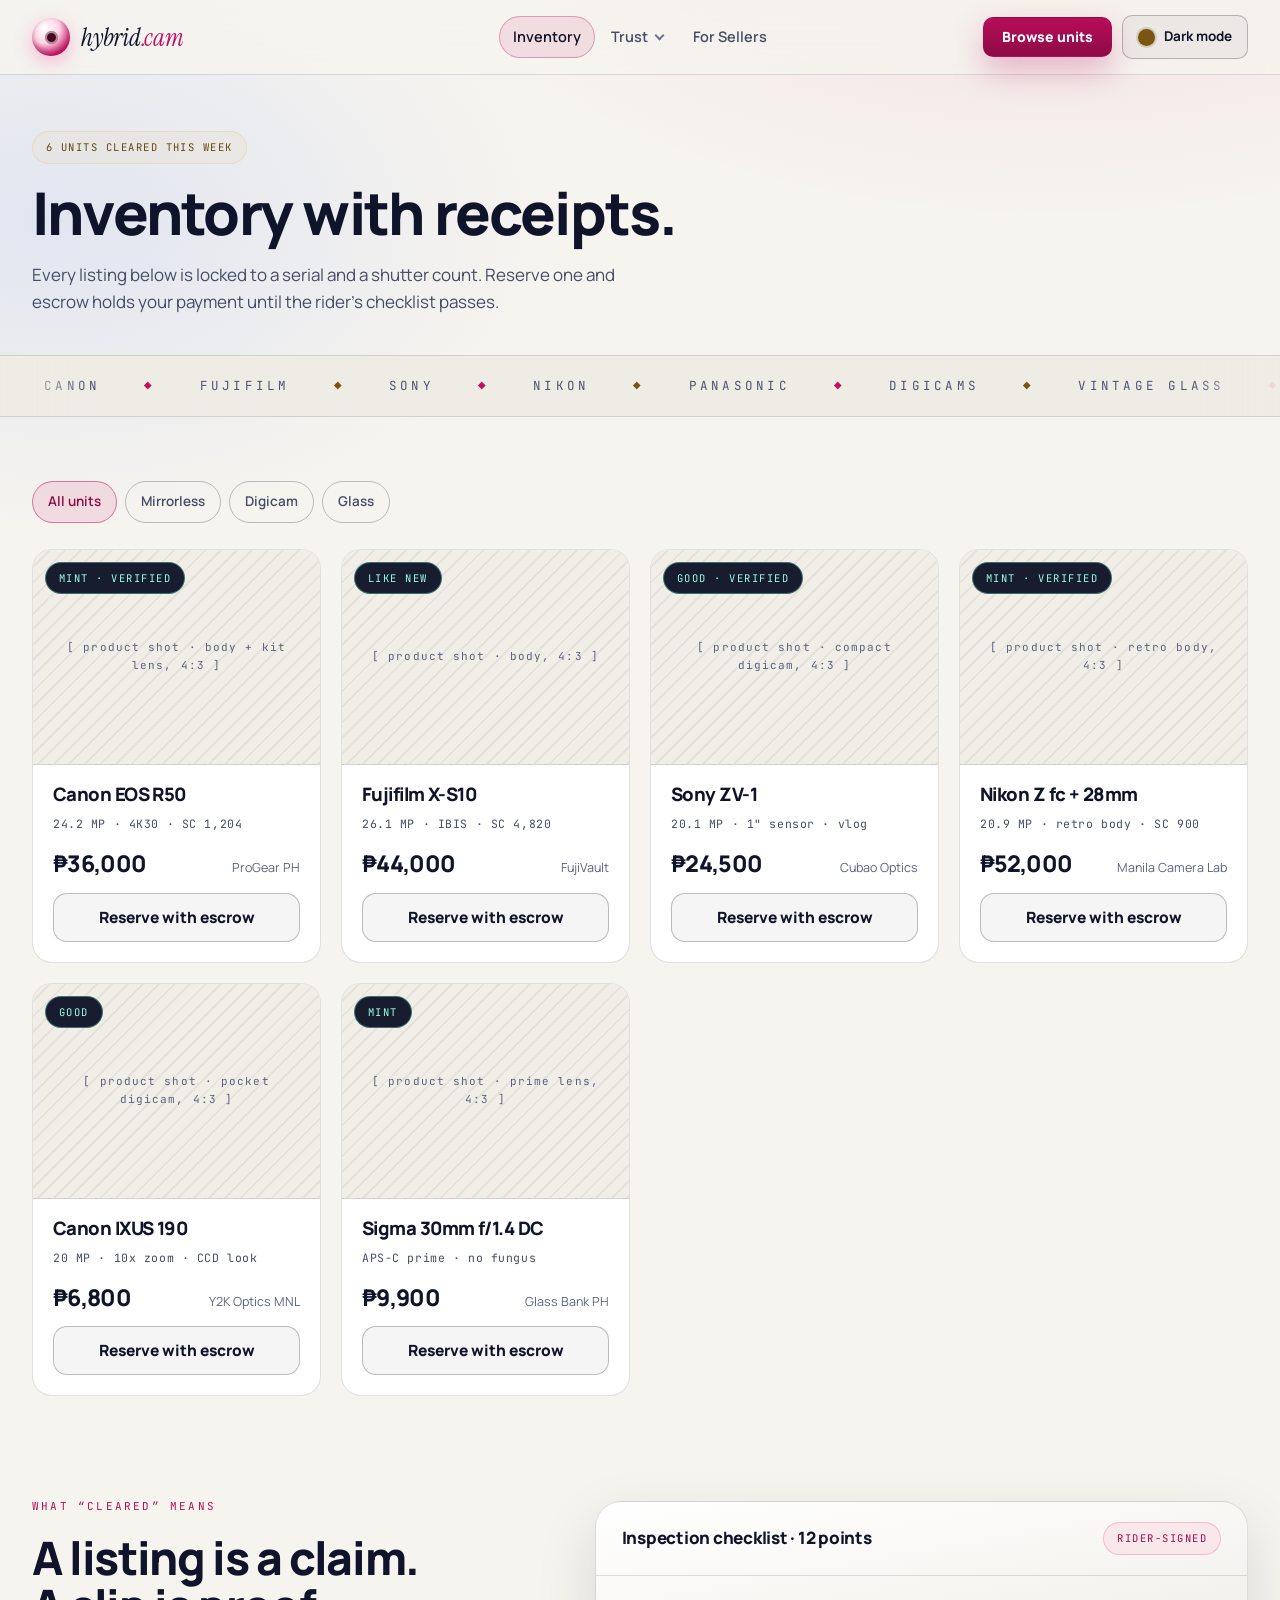
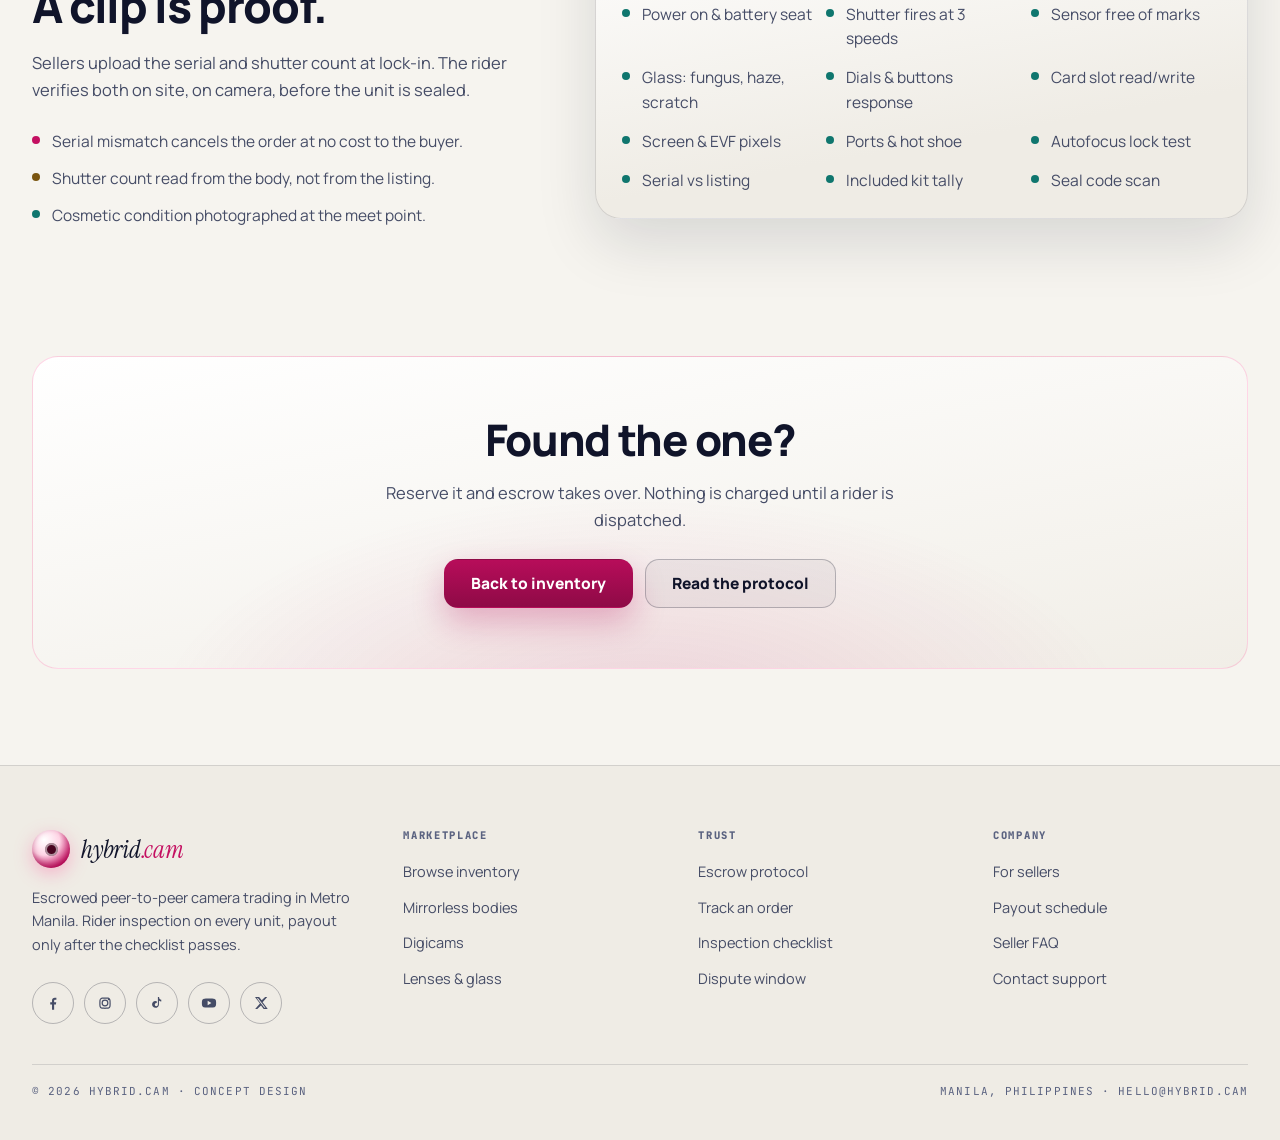
<file: shop.html>
<!DOCTYPE html>
<html lang="en" class="no-js">
<head>
<meta charset="utf-8" />
<meta http-equiv="X-UA-Compatible" content="IE=edge" />
<meta name="viewport" content="width=device-width, initial-scale=1" />
<title>Inventory — hybrid.cam</title>
<meta name="description" content="Cleared, inspection-ready cameras and lenses from verified Metro Manila sellers." />
<meta name="theme-color" content="#060a16" />
<link rel="preconnect" href="https://fonts.googleapis.com" />
<link rel="preconnect" href="https://fonts.gstatic.com" crossorigin />
<link href="https://fonts.googleapis.com/css2?family=Instrument+Serif:ital@0;1&family=Manrope:wght@400;500;600;700;800&family=JetBrains+Mono:wght@400;500;700&display=swap" rel="stylesheet" />
<link rel="icon" type="image/svg+xml" href="assets/favicon.svg" />
<link rel="stylesheet" href="assets/css/main.css" />
</head>
<body data-page="shop">
<a class="u-visually-hidden" href="#main">Skip to content</a>
<div data-partial="header"></div>
<main id="main">
<section class="page-hero"><div class="l-wrap">
  <span class="badge badge--gold">6 units cleared this week</span>
  <h1 class="page-hero__title" style="margin-top:20px">Inventory with receipts.</h1>
  <p class="page-hero__lede">Every listing below is locked to a serial and a shutter count. Reserve one and escrow holds your payment until the rider’s checklist passes.</p>
</div></section>

<div data-partial="marquee"></div>

<section class="l-section l-section--tight" id="grid"><div class="l-wrap">
  <div class="filter-bar reveal" style="margin-bottom:26px" role="group" aria-label="Filter inventory">
    <button class="filter-bar__chip filter-bar__chip--active" type="button" data-filter="all" aria-pressed="true">All units</button>
    <button class="filter-bar__chip" type="button" data-filter="mirrorless" aria-pressed="false">Mirrorless</button>
    <button class="filter-bar__chip" type="button" data-filter="digicam" aria-pressed="false">Digicam</button>
    <button class="filter-bar__chip" type="button" data-filter="glass" aria-pressed="false">Glass</button>
  </div>
  <div class="l-grid l-grid--cards" data-inventory></div>
</div></section>

<section class="l-section"><div class="l-wrap">
  <div class="l-split l-split--panel-wide">
    <div class="reveal">
      <p class="eyebrow">What “cleared” means</p>
      <h2 class="section-head__title">A listing is a claim. A clip is proof.</h2>
      <p class="section-head__lede" style="margin-bottom:26px">Sellers upload the serial and shutter count at lock-in. The rider verifies both on site, on camera, before the unit is sealed.</p>
      <ul class="checklist">
        <li class="checklist__item"><span class="checklist__bullet"></span>Serial mismatch cancels the order at no cost to the buyer.</li>
        <li class="checklist__item"><span class="checklist__bullet checklist__bullet--gold"></span>Shutter count read from the body, not from the listing.</li>
        <li class="checklist__item"><span class="checklist__bullet checklist__bullet--mint"></span>Cosmetic condition photographed at the meet point.</li>
      </ul>
    </div>
    <div class="panel reveal reveal--d1">
      <div class="panel__head"><h3 class="panel__title">Inspection checklist · 12 points</h3><span class="badge badge--pink">Rider-signed</span></div>
      <div class="panel__body">
        <div class="l-grid" style="grid-template-columns:repeat(auto-fit,minmax(180px,1fr));gap:14px">
          <p class="checklist__item"><span class="checklist__bullet checklist__bullet--mint"></span>Power on &amp; battery seat</p>
          <p class="checklist__item"><span class="checklist__bullet checklist__bullet--mint"></span>Shutter fires at 3 speeds</p>
          <p class="checklist__item"><span class="checklist__bullet checklist__bullet--mint"></span>Sensor free of marks</p>
          <p class="checklist__item"><span class="checklist__bullet checklist__bullet--mint"></span>Glass: fungus, haze, scratch</p>
          <p class="checklist__item"><span class="checklist__bullet checklist__bullet--mint"></span>Dials &amp; buttons response</p>
          <p class="checklist__item"><span class="checklist__bullet checklist__bullet--mint"></span>Card slot read/write</p>
          <p class="checklist__item"><span class="checklist__bullet checklist__bullet--mint"></span>Screen &amp; EVF pixels</p>
          <p class="checklist__item"><span class="checklist__bullet checklist__bullet--mint"></span>Ports &amp; hot shoe</p>
          <p class="checklist__item"><span class="checklist__bullet checklist__bullet--mint"></span>Autofocus lock test</p>
          <p class="checklist__item"><span class="checklist__bullet checklist__bullet--mint"></span>Serial vs listing</p>
          <p class="checklist__item"><span class="checklist__bullet checklist__bullet--mint"></span>Included kit tally</p>
          <p class="checklist__item"><span class="checklist__bullet checklist__bullet--mint"></span>Seal code scan</p>
        </div>
      </div>
    </div>
  </div>
</div></section>

<section class="l-section l-section--tight"><div class="l-wrap">
  <div class="cta-band reveal">
    <h2 class="cta-band__title">Found the one?</h2>
    <p class="cta-band__lede">Reserve it and escrow takes over. Nothing is charged until a rider is dispatched.</p>
    <div class="cta-band__actions"><a class="btn btn--primary" href="#grid">Back to inventory</a><a class="btn btn--ghost" href="protocol.html">Read the protocol</a></div>
  </div>
</div></section><div class="modal" data-modal aria-hidden="true" role="dialog" aria-modal="true" aria-labelledby="modal-title">
  <div class="modal__backdrop"></div>
  <div class="modal__dialog">
    <button class="modal__close" type="button" aria-label="Close">×</button>
    <div class="modal__body">
      <span class="badge badge--mint"><span class="badge__dot"></span>Escrow reservation</span>
      <h2 class="modal__title" id="modal-title" data-modal-title></h2>
      <p class="modal__lede" data-modal-lede></p>
      <div class="modal__list" data-modal-rows></div>
      <div class="modal__actions">
        <button class="btn btn--primary" type="button">Fund escrow · ₱0 now</button>
        <button class="btn btn--quiet" type="button" data-modal-dismiss>Keep browsing</button>
      </div>
    </div>
  </div>
</div></main>
<div data-partial="footer"></div>
<script src="assets/js/main.js"></script>
</body>
</html>
</file>
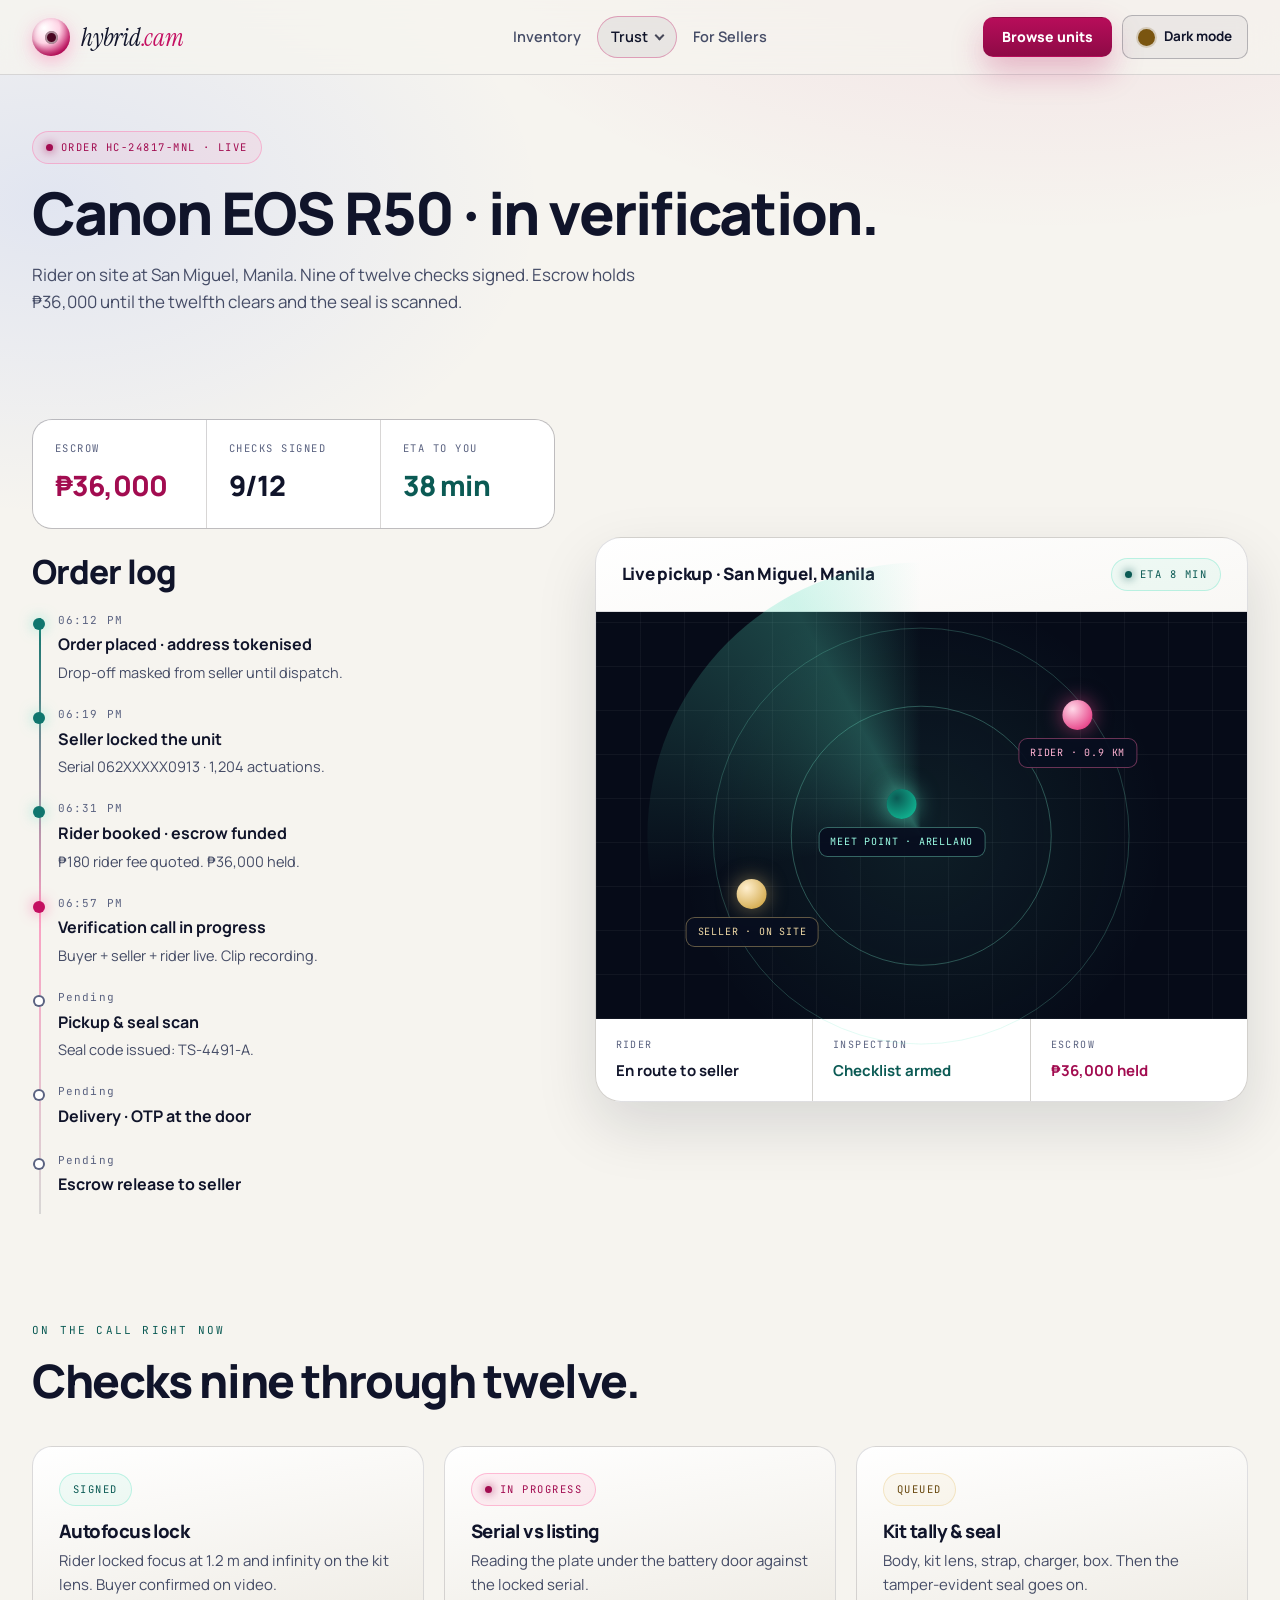
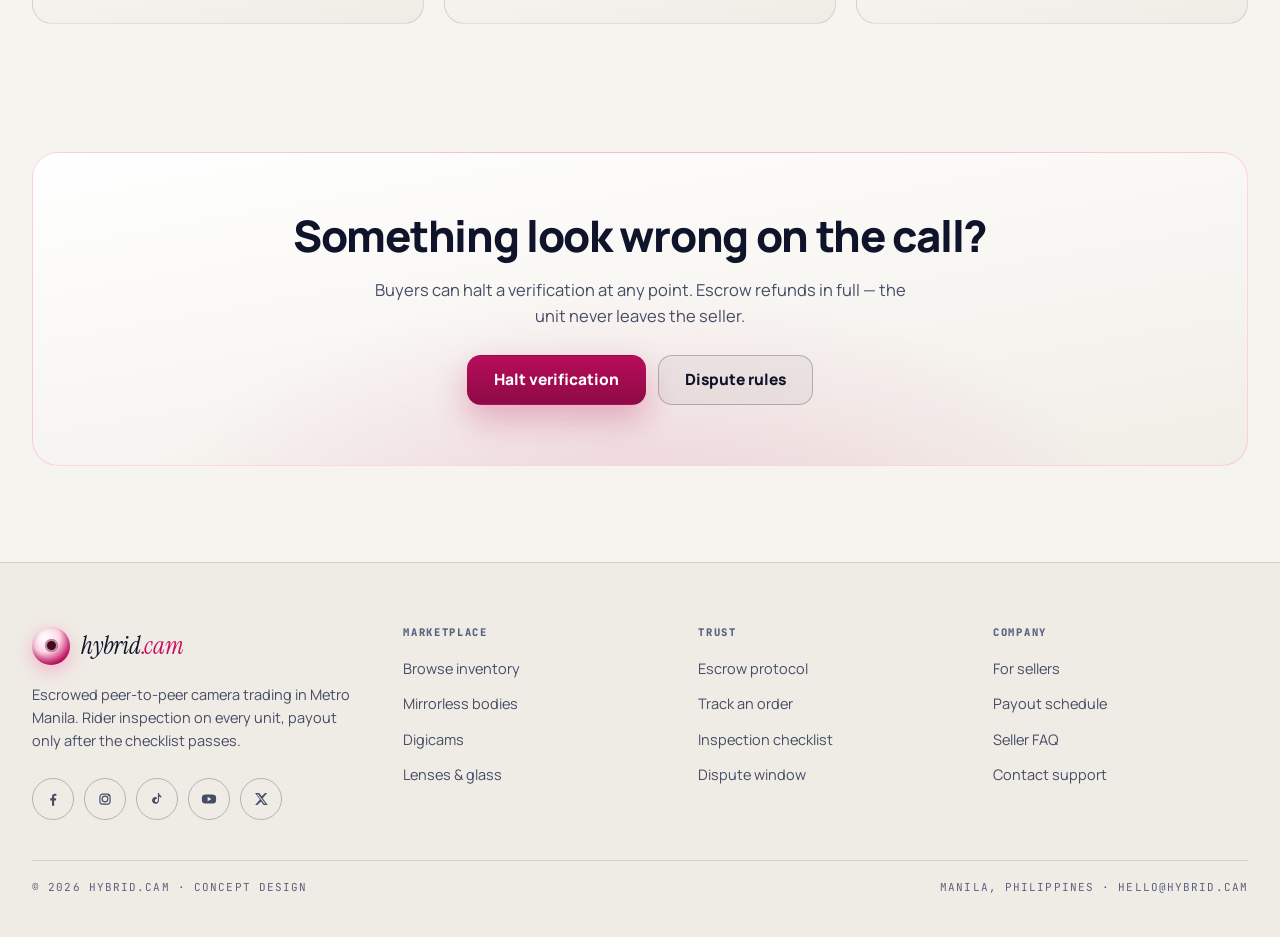
<file: track.html>
<!DOCTYPE html>
<html lang="en" class="no-js">
<head>
<meta charset="utf-8" />
<meta http-equiv="X-UA-Compatible" content="IE=edge" />
<meta name="viewport" content="width=device-width, initial-scale=1" />
<title>Track order — hybrid.cam</title>
<meta name="description" content="Live order tracking: rider status, inspection checklist and escrow state in one view." />
<meta name="theme-color" content="#060a16" />
<link rel="preconnect" href="https://fonts.googleapis.com" />
<link rel="preconnect" href="https://fonts.gstatic.com" crossorigin />
<link href="https://fonts.googleapis.com/css2?family=Instrument+Serif:ital@0;1&family=Manrope:wght@400;500;600;700;800&family=JetBrains+Mono:wght@400;500;700&display=swap" rel="stylesheet" />
<link rel="icon" type="image/svg+xml" href="assets/favicon.svg" />
<link rel="stylesheet" href="assets/css/main.css" />
</head>
<body data-page="track">
<a class="u-visually-hidden" href="#main">Skip to content</a>
<div data-partial="header"></div>
<main id="main">
<section class="page-hero"><div class="l-wrap">
  <span class="badge badge--pink"><span class="badge__dot"></span>Order HC-24817-MNL · live</span>
  <h1 class="page-hero__title" style="margin-top:20px">Canon EOS R50 · in verification.</h1>
  <p class="page-hero__lede">Rider on site at San Miguel, Manila. Nine of twelve checks signed. Escrow holds ₱36,000 until the twelfth clears and the seal is scanned.</p>
</div></section>

<section class="l-section l-section--tight"><div class="l-wrap">
  <div class="l-split l-split--panel-wide">
    <div class="reveal">
      <div class="stat-strip" style="margin-bottom:26px">
        <div class="stat-strip__item"><p class="stat-strip__label">Escrow</p><p class="stat-strip__value stat-strip__value--pink">₱36,000</p></div>
        <div class="stat-strip__item"><p class="stat-strip__label">Checks signed</p><p class="stat-strip__value">9/12</p></div>
        <div class="stat-strip__item"><p class="stat-strip__label">ETA to you</p><p class="stat-strip__value stat-strip__value--mint">38 min</p></div>
      </div>
      <h2 class="section-head__title" style="font-size:clamp(26px,2.6vw,36px)">Order log</h2>
      <ol class="timeline" style="margin-top:22px">
        <li class="timeline__item timeline__item--done"><p class="timeline__time">06:12 PM</p><p class="timeline__title">Order placed · address tokenised</p><p class="timeline__note">Drop-off masked from seller until dispatch.</p></li>
        <li class="timeline__item timeline__item--done"><p class="timeline__time">06:19 PM</p><p class="timeline__title">Seller locked the unit</p><p class="timeline__note">Serial 062XXXXX0913 · 1,204 actuations.</p></li>
        <li class="timeline__item timeline__item--done"><p class="timeline__time">06:31 PM</p><p class="timeline__title">Rider booked · escrow funded</p><p class="timeline__note">₱180 rider fee quoted. ₱36,000 held.</p></li>
        <li class="timeline__item timeline__item--live"><p class="timeline__time">06:57 PM</p><p class="timeline__title">Verification call in progress</p><p class="timeline__note">Buyer + seller + rider live. Clip recording.</p></li>
        <li class="timeline__item"><p class="timeline__time">Pending</p><p class="timeline__title">Pickup &amp; seal scan</p><p class="timeline__note">Seal code issued: TS-4491-A.</p></li>
        <li class="timeline__item"><p class="timeline__time">Pending</p><p class="timeline__title">Delivery · OTP at the door</p></li>
        <li class="timeline__item"><p class="timeline__time">Pending</p><p class="timeline__title">Escrow release to seller</p></li>
      </ol>
    </div>
    <div class="panel reveal reveal--d1">
  <div class="panel__head">
    <h3 class="panel__title">Live pickup · San Miguel, Manila</h3>
    <span class="badge badge--mint"><span class="badge__dot"></span>ETA 8 min</span>
  </div>
  <div class="radar">
    <span class="radar__ring radar__ring--outer" aria-hidden="true"></span>
    <span class="radar__ring radar__ring--inner" aria-hidden="true"></span>
    <span class="radar__sweep" aria-hidden="true"></span>
    <div class="radar__pin radar__pin--meet"><span class="radar__dot radar__dot--mint"></span><span class="radar__tag radar__tag--mint">MEET POINT · ARELLANO</span></div>
    <div class="radar__pin radar__pin--rider"><span class="radar__dot radar__dot--pink"></span><span class="radar__tag radar__tag--pink">RIDER · 0.9 KM</span></div>
    <div class="radar__pin radar__pin--seller"><span class="radar__dot radar__dot--gold"></span><span class="radar__tag radar__tag--gold">SELLER · ON SITE</span></div>
  </div>
  <div class="tri-strip">
    <div class="tri-strip__cell"><p class="tri-strip__label">Rider</p><p class="tri-strip__value">En route to seller</p></div>
    <div class="tri-strip__cell"><p class="tri-strip__label">Inspection</p><p class="tri-strip__value tri-strip__value--mint">Checklist armed</p></div>
    <div class="tri-strip__cell"><p class="tri-strip__label">Escrow</p><p class="tri-strip__value tri-strip__value--pink">₱36,000 held</p></div>
  </div>
</div>
  </div>
</div></section>

<section class="l-section"><div class="l-wrap">
  <div class="section-head reveal">
    <p class="eyebrow eyebrow--mint">On the call right now</p>
    <h2 class="section-head__title">Checks nine through twelve.</h2>
  </div>
  <div class="l-grid l-grid--thirds">
    <article class="feature reveal"><span class="badge badge--mint">Signed</span><h3 class="feature__title" style="margin-top:16px">Autofocus lock</h3><p class="feature__body">Rider locked focus at 1.2 m and infinity on the kit lens. Buyer confirmed on video.</p></article>
    <article class="feature reveal reveal--d1"><span class="badge badge--pink"><span class="badge__dot"></span>In progress</span><h3 class="feature__title" style="margin-top:16px">Serial vs listing</h3><p class="feature__body">Reading the plate under the battery door against the locked serial.</p></article>
    <article class="feature reveal reveal--d2"><span class="badge badge--gold">Queued</span><h3 class="feature__title" style="margin-top:16px">Kit tally &amp; seal</h3><p class="feature__body">Body, kit lens, strap, charger, box. Then the tamper-evident seal goes on.</p></article>
  </div>
</div></section>

<section class="l-section l-section--tight"><div class="l-wrap">
  <div class="cta-band reveal">
    <h2 class="cta-band__title">Something look wrong on the call?</h2>
    <p class="cta-band__lede">Buyers can halt a verification at any point. Escrow refunds in full — the unit never leaves the seller.</p>
    <div class="cta-band__actions"><button class="btn btn--primary" type="button">Halt verification</button><a class="btn btn--ghost" href="protocol.html">Dispute rules</a></div>
  </div>
</div></section></main>
<div data-partial="footer"></div>
<script src="assets/js/main.js"></script>
</body>
</html>
</file>
<file: assets/css/main.css>
/* =========================================================================
   hybrid.cam — centralized stylesheet
   Structure: 1 Tokens · 2 Base · 3 Layout · 4 Components · 5 Pages · 6 Media
   Naming: BEM  block__element--modifier
   ========================================================================= */

/* 1 · TOKENS ============================================================= */
:root {
  --c-bg: #060a16;
  --c-bg-alt: #070c1a;
  --c-surface: #0a1024;
  --c-surface-2: #0d1428;
  --c-surface-3: #111a33;
  --c-line: rgba(255, 255, 255, 0.09);
  --c-line-strong: rgba(255, 255, 255, 0.16);
  --c-ink: #f2f5ff;
  --c-ink-2: #b7c0da;
  --c-ink-3: #8d97b4;
  --c-pink: #ff4d97;
  --c-pink-2: #ff6ba8;
  --c-pink-deep: #dc1668;
  --c-pink-soft: #ffb3d2;
  --c-gold: #e9c77e;
  --c-gold-soft: #f0d9a6;
  --c-mint: #58e1c0;
  --c-mint-soft: #9cffe6;

  --f-display: "Instrument Serif", Georgia, "Times New Roman", serif;
  --f-ui: "Manrope", "Helvetica Neue", Helvetica, Arial, sans-serif;
  --f-mono: "JetBrains Mono", "SFMono-Regular", Consolas, "Liberation Mono", monospace;

  --r-sm: 10px;
  --r-md: 14px;
  --r-lg: 20px;
  --r-xl: 26px;
  --r-pill: 999px;

  --sp-1: 6px;
  --sp-2: 12px;
  --sp-3: 18px;
  --sp-4: 26px;
  --sp-5: 40px;
  --sp-6: 64px;
  --sp-7: 96px;

  --shadow-panel: 0 34px 80px rgba(0, 0, 0, 0.5);
  --shadow-pink: 0 16px 40px rgba(220, 22, 104, 0.34);
  --wrap: 1360px;
  --nav-h: 74px;
  --ease: cubic-bezier(0.22, 0.61, 0.36, 1);
}

/* 2 · BASE =============================================================== */
*,
*::before,
*::after { -webkit-box-sizing: border-box; box-sizing: border-box; }

html { -webkit-text-size-adjust: 100%; scroll-behavior: smooth; }

body {
  margin: 0;
  background-color: var(--c-bg);
  background-image:
    radial-gradient(1100px 620px at 82% -6%, rgba(255, 77, 151, 0.14), transparent 62%),
    radial-gradient(820px 520px at 4% 8%, rgba(58, 110, 255, 0.16), transparent 60%);
  background-repeat: no-repeat;
  color: var(--c-ink);
  font-family: var(--f-ui);
  font-size: 16px;
  line-height: 1.6;
  -webkit-font-smoothing: antialiased;
  -moz-osx-font-smoothing: grayscale;
  overflow-x: hidden;
}

body.is-locked { overflow: hidden; }

img, svg { max-width: 100%; display: block; }

a { color: var(--c-pink-2); text-decoration: none; transition: color 0.18s var(--ease); }
a:hover { color: var(--c-pink-soft); }
a:focus-visible,
button:focus-visible,
[tabindex]:focus-visible {
  outline: 2px solid var(--c-mint);
  outline-offset: 3px;
  border-radius: 4px;
}

h1, h2, h3, h4 { margin: 0; font-weight: 800; letter-spacing: -0.03em; line-height: 1.05; }
p { margin: 0; }
ul, ol { margin: 0; padding: 0; list-style: none; }
button { font: inherit; color: inherit; }
::selection { background: var(--c-pink); color: #080d1c; }

.u-visually-hidden {
  position: absolute !important;
  width: 1px; height: 1px;
  margin: -1px; padding: 0;
  overflow: hidden; clip: rect(0 0 0 0);
  white-space: nowrap; border: 0;
}

/* 3 · LAYOUT ============================================================= */
.l-wrap { width: 100%; max-width: var(--wrap); margin: 0 auto; padding: 0 32px; }
.l-section { padding: var(--sp-7) 0 0; }
.l-section--tight { padding-top: var(--sp-6); }
.l-section--end { padding-bottom: var(--sp-7); }

.l-split {
  display: -ms-grid;
  display: grid;
  grid-template-columns: minmax(0, 1fr) minmax(0, 1fr);
  gap: var(--sp-5);
  align-items: center;
}
.l-split--copy-wide { grid-template-columns: minmax(0, 1.05fr) minmax(0, 0.95fr); }
.l-split--panel-wide { grid-template-columns: minmax(0, 1fr) minmax(0, 1.25fr); }
.l-split--rail { grid-template-columns: minmax(0, 0.86fr) minmax(0, 1.14fr); align-items: start; }
.l-split--head { align-items: end; }

.l-grid { display: grid; gap: 20px; }
.l-grid--cards { grid-template-columns: repeat(auto-fit, minmax(272px, 1fr)); }
.l-grid--thirds { grid-template-columns: repeat(auto-fit, minmax(260px, 1fr)); }

/* 4 · COMPONENTS ========================================================= */

/* 4.1 Eyebrow + section head ------------------------------------------- */
.eyebrow {
  display: inline-block;
  margin-bottom: var(--sp-3);
  font-family: var(--f-mono);
  font-size: 11px;
  letter-spacing: 0.2em;
  text-transform: uppercase;
  color: var(--c-pink-2);
}
.eyebrow--gold { color: var(--c-gold); }
.eyebrow--mint { color: var(--c-mint-soft); }

.section-head { margin-bottom: var(--sp-5); }
.section-head__title { font-size: clamp(30px, 3.6vw, 50px); text-wrap: balance; }
.section-head__lede { margin-top: var(--sp-3); max-width: 62ch; font-size: 16.5px; line-height: 1.65; color: var(--c-ink-2); }

.serif-accent {
  font-family: var(--f-display);
  font-style: italic;
  font-weight: 400;
  letter-spacing: -0.01em;
  background: -webkit-linear-gradient(350deg, #ffffff 18%, var(--c-pink-soft) 52%, var(--c-gold) 92%);
  background: linear-gradient(96deg, #ffffff 18%, var(--c-pink-soft) 52%, var(--c-gold) 92%);
  -webkit-background-clip: text;
  background-clip: text;
  -webkit-text-fill-color: transparent;
  color: var(--c-pink-soft);
}

/* 4.2 Buttons ----------------------------------------------------------- */
.btn {
  display: -webkit-inline-box;
  display: inline-flex;
  align-items: center;
  justify-content: center;
  gap: 10px;
  padding: 15px 26px;
  border: 1px solid transparent;
  border-radius: var(--r-md);
  font-weight: 800;
  font-size: 15.5px;
  line-height: 1.1;
  text-align: center;
  cursor: pointer;
  -webkit-appearance: none;
  appearance: none;
  transition: transform 0.18s var(--ease), background-color 0.18s var(--ease), border-color 0.18s var(--ease), filter 0.18s var(--ease);
}
.btn:active { transform: translateY(1px); }
.btn--primary {
  background: -webkit-linear-gradient(top, var(--c-pink-2), var(--c-pink-deep));
  background: linear-gradient(180deg, var(--c-pink-2), var(--c-pink-deep));
  /* solid under-colour: gradient fallback + measurable contrast for checkers */
  background-color: var(--c-pink-deep);
  color: #ffffff;
  -webkit-box-shadow: var(--shadow-pink);
  box-shadow: var(--shadow-pink);
}
.btn--primary:hover { color: #ffffff; filter: brightness(1.08); }
.btn--ghost { border-color: var(--c-line-strong); background: rgba(255, 255, 255, 0.04); color: var(--c-ink); }
.btn--ghost:hover { background: rgba(255, 255, 255, 0.1); color: #ffffff; }
.btn--quiet { border-color: var(--c-line); background: transparent; color: var(--c-ink-2); font-weight: 700; }
.btn--quiet:hover { background: rgba(255, 255, 255, 0.06); color: #ffffff; }
.btn--sm { padding: 11px 18px; font-size: 14px; border-radius: var(--r-sm); }
.btn--block { width: 100%; }

/* 4.3 Badges ------------------------------------------------------------ */
.badge {
  display: -webkit-inline-box;
  display: inline-flex;
  align-items: center;
  gap: 8px;
  padding: 7px 13px;
  border: 1px solid var(--c-line-strong);
  border-radius: var(--r-pill);
  font-family: var(--f-mono);
  font-size: 10.5px;
  letter-spacing: 0.14em;
  text-transform: uppercase;
  color: var(--c-ink-2);
  white-space: nowrap;
}
.badge--mint { border-color: rgba(88, 225, 192, 0.35); background: rgba(88, 225, 192, 0.08); color: var(--c-mint-soft); }
.badge--pink { border-color: rgba(255, 107, 168, 0.4); background: rgba(255, 107, 168, 0.1); color: var(--c-pink-soft); }
.badge--gold { border-color: rgba(233, 199, 126, 0.4); background: rgba(233, 199, 126, 0.09); color: var(--c-gold-soft); }
.badge__dot {
  width: 7px; height: 7px;
  border-radius: 50%;
  background: currentColor;
  -webkit-box-shadow: 0 0 10px currentColor;
  box-shadow: 0 0 10px currentColor;
  flex: 0 0 auto;
}

/* 4.4 Panel / card surfaces -------------------------------------------- */
.panel {
  position: relative;
  overflow: hidden;
  border: 1px solid var(--c-line);
  border-radius: var(--r-xl);
  background: -webkit-linear-gradient(top, var(--c-surface-2), var(--c-bg-alt));
  background: linear-gradient(170deg, var(--c-surface-2), var(--c-bg-alt) 70%);
  -webkit-box-shadow: var(--shadow-panel);
  box-shadow: var(--shadow-panel);
}
.panel__head {
  display: -webkit-box;
  display: flex;
  flex-wrap: wrap;
  align-items: center;
  justify-content: space-between;
  gap: var(--sp-2);
  padding: 20px 26px;
  border-bottom: 1px solid var(--c-line);
}
.panel__title { font-size: 17px; font-weight: 800; letter-spacing: -0.015em; }
.panel__body { padding: 26px; }

.stat-strip {
  display: grid;
  grid-template-columns: repeat(3, minmax(0, 1fr));
  gap: 1px;
  background: var(--c-line);
  border: 1px solid var(--c-line);
  border-radius: var(--r-lg);
  overflow: hidden;
}
.stat-strip__item { padding: 20px 22px; background: var(--c-surface); }
.stat-strip__label { margin: 0 0 6px; font-family: var(--f-mono); font-size: 10.5px; letter-spacing: 0.14em; text-transform: uppercase; color: var(--c-ink-3); }
.stat-strip__value { margin: 0; font-size: 28px; font-weight: 800; letter-spacing: -0.03em; }
.stat-strip__value--pink { color: var(--c-pink-soft); }
.stat-strip__value--mint { color: var(--c-mint-soft); }

/* 4.5 Header ------------------------------------------------------------ */
.header {
  position: -webkit-sticky;
  position: sticky;
  top: 0;
  z-index: 60;
  background: rgba(6, 10, 22, 0.82);
  border-bottom: 1px solid var(--c-line);
}
@supports ((-webkit-backdrop-filter: blur(18px)) or (backdrop-filter: blur(18px))) {
  .header { background: rgba(6, 10, 22, 0.66); -webkit-backdrop-filter: blur(18px); backdrop-filter: blur(18px); }
}
.header--scrolled { box-shadow: 0 14px 34px rgba(0, 0, 0, 0.45); }

.header__inner {
  display: grid;
  grid-template-columns: 1fr auto 1fr;
  align-items: center;
  gap: var(--sp-3);
  min-height: var(--nav-h);
  padding: 10px 32px;
  max-width: var(--wrap);
  margin: 0 auto;
}

.logo { display: -webkit-box; display: flex; align-items: center; gap: 11px; justify-self: start; }
.logo__mark {
  position: relative;
  width: 38px; height: 38px;
  flex: 0 0 auto;
  border-radius: 50%;
  background: radial-gradient(circle at 32% 26%, #ffffff, #ffd5e6 40%, var(--c-pink) 78%, #b0155c);
  -webkit-box-shadow: 0 6px 18px rgba(255, 77, 151, 0.35), inset 0 -3px 6px rgba(150, 10, 70, 0.5);
  box-shadow: 0 6px 18px rgba(255, 77, 151, 0.35), inset 0 -3px 6px rgba(150, 10, 70, 0.5);
}
.logo__mark::after {
  content: "";
  position: absolute;
  left: 50%; top: 50%;
  width: 13px; height: 13px;
  margin: -6.5px 0 0 -6.5px;
  border-radius: 50%;
  background: #4a0521;
  box-shadow: inset 0 0 0 2px rgba(255, 255, 255, 0.55);
}
.logo__text { font-family: var(--f-display); font-style: italic; font-size: 25px; line-height: 1; color: #ffffff; letter-spacing: -0.01em; }
.logo__text-accent { color: var(--c-pink); }
.logo:hover .logo__text { color: #ffffff; }

.nav { justify-self: center; }
.nav__list { display: -webkit-box; display: flex; align-items: center; gap: 2px; }
.nav__link {
  display: block;
  padding: 9px 14px;
  border-radius: var(--r-pill);
  color: var(--c-ink-2);
  font-size: 14.5px;
  font-weight: 600;
  white-space: nowrap;
  transition: background-color 0.18s var(--ease), color 0.18s var(--ease);
}
.nav__link:hover { background: rgba(255, 255, 255, 0.06); color: #ffffff; }
.nav__link--active { color: #ffffff; background: rgba(255, 107, 168, 0.14); box-shadow: inset 0 0 0 1px rgba(255, 107, 168, 0.34); }

.nav__link--toggle {
  display: -webkit-box;
  display: flex;
  align-items: center;
  gap: 8px;
  border: 0;
  background: transparent;
  font-family: inherit;
  font-size: 14.5px;
  font-weight: 600;
  color: var(--c-ink-2);
  cursor: pointer;
}
.nav__link--toggle.nav__link--active { color: #ffffff; }
.nav__chev {
  width: 7px; height: 7px;
  border-right: 2px solid currentColor;
  border-bottom: 2px solid currentColor;
  -webkit-transform: translateY(-2px) rotate(45deg);
  transform: translateY(-2px) rotate(45deg);
  transition: -webkit-transform 0.2s var(--ease), transform 0.2s var(--ease);
  opacity: 0.75;
}
.nav__item--menu { position: relative; }
.nav__item--menu.is-open .nav__chev { -webkit-transform: translateY(1px) rotate(225deg); transform: translateY(1px) rotate(225deg); }
.nav__item--menu.is-open .nav__link--toggle { background: rgba(255, 255, 255, 0.06); color: #ffffff; }

.nav__menu {
  display: none;
  position: absolute;
  top: calc(100% + 10px);
  left: 50%;
  margin-left: -140px;
  width: 280px;
  padding: 8px;
  z-index: 70;
  border: 1px solid var(--c-line-strong);
  border-radius: var(--r-md);
  background: var(--c-surface-2);
  -webkit-box-shadow: 0 26px 60px rgba(0, 0, 0, 0.55);
  box-shadow: 0 26px 60px rgba(0, 0, 0, 0.55);
}
.nav__item--menu.is-open .nav__menu { display: block; }
.nav__menu-link {
  display: block;
  padding: 11px 13px;
  border-radius: var(--r-sm);
  color: var(--c-ink);
  transition: background-color 0.18s var(--ease);
}
.nav__menu-link:hover { background: rgba(255, 255, 255, 0.07); color: var(--c-ink); }
.nav__menu-link--active { background: rgba(255, 107, 168, 0.14); -webkit-box-shadow: inset 0 0 0 1px rgba(255, 107, 168, 0.34); box-shadow: inset 0 0 0 1px rgba(255, 107, 168, 0.34); }
.nav__menu-label { display: block; font-size: 15px; font-weight: 700; }
.nav__menu-note { display: block; margin-top: 2px; font-family: var(--f-mono); font-size: 10.5px; letter-spacing: 0.1em; text-transform: uppercase; color: var(--c-ink-3); }

.header__actions { display: -webkit-box; display: flex; align-items: center; justify-content: flex-end; gap: 10px; justify-self: end; }

/* 4.5b Theme toggle ----------------------------------------------------- */
.theme-toggle {
  display: -webkit-box;
  display: flex;
  align-items: center;
  gap: 9px;
  min-height: 44px;
  padding: 0 15px;
  border: 1px solid var(--c-line-strong);
  border-radius: var(--r-sm);
  background: rgba(255, 255, 255, 0.04);
  color: var(--c-ink);
  font-size: 13.5px;
  font-weight: 700;
  cursor: pointer;
  white-space: nowrap;
  transition: background-color 0.18s var(--ease), border-color 0.18s var(--ease);
}
.theme-toggle:hover { background: rgba(255, 255, 255, 0.1); border-color: rgba(255, 107, 168, 0.45); }
.theme-toggle__icon {
  position: relative;
  width: 17px; height: 17px;
  flex: 0 0 auto;
  border-radius: 50%;
  background: var(--c-gold);
  -webkit-box-shadow: 0 0 0 2px rgba(233, 199, 126, 0.22);
  box-shadow: 0 0 0 2px rgba(233, 199, 126, 0.22);
}
/* dark mode shows a crescent (switch to light), light mode a full sun disc */
.theme-toggle[data-mode="dark"] .theme-toggle__icon::after {
  content: "";
  position: absolute;
  top: -3px; right: -4px;
  width: 14px; height: 14px;
  border-radius: 50%;
  background: var(--c-bg);
}
.theme-toggle__label { line-height: 1; }

.burger {
  display: none;
  width: 44px; height: 44px;
  align-items: center;
  justify-content: center;
  border: 1px solid var(--c-line-strong);
  border-radius: var(--r-sm);
  background: rgba(255, 255, 255, 0.04);
  cursor: pointer;
}
.burger__bar { position: relative; display: block; width: 18px; height: 2px; background: var(--c-ink); border-radius: 2px; }
.burger__bar::before,
.burger__bar::after { content: ""; position: absolute; left: 0; width: 18px; height: 2px; background: var(--c-ink); border-radius: 2px; transition: transform 0.2s var(--ease); }
.burger__bar::before { top: -6px; }
.burger__bar::after { top: 6px; }
.burger[aria-expanded="true"] .burger__bar { background: transparent; }
.burger[aria-expanded="true"] .burger__bar::before { transform: translateY(6px) rotate(45deg); }
.burger[aria-expanded="true"] .burger__bar::after { transform: translateY(-6px) rotate(-45deg); }

.drawer {
  display: none;
  border-bottom: 1px solid var(--c-line);
  background: var(--c-bg-alt);
}
.drawer.is-open { display: block; }
.drawer__list { padding: 12px 20px 20px; }
.drawer__link {
  display: block;
  padding: 14px 12px;
  border-radius: var(--r-sm);
  border-bottom: 1px solid var(--c-line);
  color: var(--c-ink);
  font-size: 16px;
  font-weight: 700;
}
.drawer__link--active { color: var(--c-pink-soft); }
.drawer__actions { display: grid; gap: 10px; padding: 4px 20px 24px; }

/* 4.6 Marquee (seamless infinite) -------------------------------------- */
.marquee {
  position: relative;
  overflow: hidden;
  padding: 20px 0;
  border-top: 1px solid var(--c-line);
  border-bottom: 1px solid var(--c-line);
  background: #080d1e;
}
.marquee__track {
  display: -webkit-box;
  display: flex;
  width: -webkit-max-content;
  width: max-content;
  -webkit-animation: marquee-scroll 40s linear infinite;
  animation: marquee-scroll 40s linear infinite;
  -webkit-animation-play-state: running;
  animation-play-state: running;
  will-change: transform;
  -webkit-backface-visibility: hidden;
  backface-visibility: hidden;
  -webkit-transform: translate3d(0, 0, 0);
  transform: translate3d(0, 0, 0);
}
.marquee__group { display: -webkit-box; display: flex; align-items: center; flex: 0 0 auto; }
.marquee__item {
  display: -webkit-box;
  display: flex;
  align-items: center;
  gap: 44px;
  padding: 0 44px;
  font-family: var(--f-mono);
  font-size: 12.5px;
  letter-spacing: 0.26em;
  text-transform: uppercase;
  color: #7c87a6;
  white-space: nowrap;
}
.marquee__sep { color: var(--c-pink); }
.marquee__sep--gold { color: var(--c-gold); }
.marquee--gold .marquee__item { color: var(--c-ink-2); }
.marquee::before,
.marquee::after {
  content: "";
  position: absolute;
  top: 0; bottom: 0;
  width: 90px;
  z-index: 2;
  pointer-events: none;
}
.marquee::before { left: 0; background: -webkit-linear-gradient(left, #080d1e, rgba(8, 13, 30, 0)); background: linear-gradient(90deg, #080d1e, rgba(8, 13, 30, 0)); }
.marquee::after { right: 0; background: -webkit-linear-gradient(right, #080d1e, rgba(8, 13, 30, 0)); background: linear-gradient(270deg, #080d1e, rgba(8, 13, 30, 0)); }

@-webkit-keyframes marquee-scroll { from { -webkit-transform: translate3d(0, 0, 0); } to { -webkit-transform: translate3d(-50%, 0, 0); } }
@keyframes marquee-scroll { from { transform: translate3d(0, 0, 0); } to { transform: translate3d(-50%, 0, 0); } }

/* 4.7 3D lens object ---------------------------------------------------- */
.lens-stage { position: relative; display: grid; place-items: center; min-width: 0; padding: 20px 20px 56px; -webkit-perspective: 1400px; perspective: 1400px; }
.lens {
  position: relative;
  width: 100%;
  max-width: 400px;
  aspect-ratio: 1 / 1;
  -webkit-transform-style: preserve-3d;
  transform-style: preserve-3d;
  -webkit-animation: lens-float 9s ease-in-out infinite;
  animation: lens-float 9s ease-in-out infinite;
}
.lens__layer { position: absolute; border-radius: 50%; }
.lens__halo { inset: -14%; background: radial-gradient(circle, rgba(255, 77, 151, 0.32), transparent 66%); -webkit-filter: blur(14px); filter: blur(14px); -webkit-animation: soft-pulse 6s ease-in-out infinite; animation: soft-pulse 6s ease-in-out infinite; }
.lens__barrel {
  inset: 0;
  background: conic-gradient(from 210deg, #1a2440, #070c1a 22%, #26314f 46%, #080e1f 68%, #202b49 88%, #1a2440);
  background-color: #131c33;
  box-shadow: 0 46px 90px rgba(0, 0, 0, 0.65), inset 0 2px 2px rgba(255, 255, 255, 0.16), inset 0 -18px 40px rgba(0, 0, 0, 0.8);
}
.lens__knurl { inset: 5%; background: repeating-conic-gradient(from 0deg, rgba(255, 255, 255, 0.09) 0deg 0.7deg, rgba(0, 0, 0, 0.5) 0.7deg 1.7deg); box-shadow: inset 0 0 24px rgba(0, 0, 0, 0.85); }
.lens__ring { inset: 16%; background: linear-gradient(160deg, #2c3757, #0a1024 58%, #161f38); box-shadow: inset 0 0 0 1px rgba(233, 199, 126, 0.35), inset 0 14px 30px rgba(0, 0, 0, 0.7); }
.lens__sweep { inset: 12%; background: conic-gradient(from 0deg, transparent 0 62%, rgba(233, 199, 126, 0.5) 78%, transparent 88%); mix-blend-mode: screen; -webkit-animation: spin 14s linear infinite; animation: spin 14s linear infinite; }
.lens__glass {
  inset: 25%;
  background: radial-gradient(circle at 34% 26%, rgba(255, 255, 255, 0.9), rgba(255, 171, 209, 0.5) 16%, rgba(64, 42, 120, 0.85) 44%, #05070f 78%);
  box-shadow: inset 0 0 40px rgba(255, 77, 151, 0.4), 0 0 60px rgba(255, 77, 151, 0.22);
}
.lens__flare { inset: 25%; overflow: hidden; }
.lens__flare-bar {
  position: absolute;
  left: -30%; top: 0;
  width: 160%; height: 26%;
  background: linear-gradient(90deg, transparent, rgba(255, 255, 255, 0.5), transparent);
  -webkit-filter: blur(6px); filter: blur(6px);
  -webkit-animation: flare-sweep 7s ease-in-out infinite;
  animation: flare-sweep 7s ease-in-out infinite;
}
.lens__pupil { inset: 40%; background: radial-gradient(circle at 40% 34%, #3b2a66, #05070f 72%); box-shadow: inset 0 0 20px rgba(0, 0, 0, 0.9); }
.lens__caption {
  position: absolute;
  left: 50%; bottom: -8%;
  -webkit-transform: translateX(-50%);
  transform: translateX(-50%);
  background: rgba(9, 14, 28, 0.92);
}

.float-chip {
  position: absolute;
  z-index: 3;
  padding: 13px 17px;
  border: 1px solid var(--c-line-strong);
  border-radius: var(--r-md);
  background: rgba(10, 16, 36, 0.9);
  box-shadow: 0 18px 40px rgba(0, 0, 0, 0.5);
}
.float-chip--tr { top: 2%; right: 0; }
.float-chip--tl { top: 12%; left: 0; }
.float-chip__label { font-family: var(--f-mono); font-size: 10.5px; letter-spacing: 0.14em; text-transform: uppercase; color: var(--c-ink-3); }
.float-chip__value { margin-top: 5px; font-size: 15px; font-weight: 700; color: var(--c-mint-soft); }

.cube-stage { flex: 0 0 auto; width: 104px; height: 104px; display: grid; place-items: center; -webkit-perspective: 600px; perspective: 600px; }
.cube {
  position: relative;
  width: 62px; height: 62px;
  -webkit-transform-style: preserve-3d;
  transform-style: preserve-3d;
  -webkit-transform: rotateX(-22deg) rotateY(34deg);
  transform: rotateX(-22deg) rotateY(34deg);
  -webkit-animation: spin 22s linear infinite;
  animation: spin 22s linear infinite;
}
.cube__face { position: absolute; inset: 0; border: 1px solid rgba(255, 171, 209, 0.5); background: linear-gradient(150deg, rgba(255, 107, 168, 0.26), rgba(255, 255, 255, 0.05)); }
.cube__face--front { -webkit-transform: translateZ(31px); transform: translateZ(31px); }
.cube__face--side { border-color: rgba(233, 199, 126, 0.45); background: linear-gradient(150deg, rgba(233, 199, 126, 0.2), rgba(255, 255, 255, 0.04)); -webkit-transform: rotateY(90deg) translateZ(31px); transform: rotateY(90deg) translateZ(31px); }
.cube__face--top { border-color: rgba(124, 235, 206, 0.4); background: linear-gradient(150deg, rgba(88, 225, 192, 0.18), rgba(255, 255, 255, 0.04)); -webkit-transform: rotateX(90deg) translateZ(31px); transform: rotateX(90deg) translateZ(31px); }
.cube__face--back { border-color: var(--c-line-strong); background: none; -webkit-transform: translateZ(-31px); transform: translateZ(-31px); }

/* 4.8 Protocol stepper -------------------------------------------------- */
.stepper { display: -webkit-box; display: flex; -webkit-box-orient: vertical; flex-direction: column; gap: 10px; }
.step { position: relative; }
.step__button {
  position: relative;
  width: 100%;
  display: grid;
  grid-template-columns: 44px minmax(0, 1fr) auto;
  align-items: center;
  gap: 16px;
  padding: 15px 18px;
  border: 1px solid var(--c-line);
  border-radius: var(--r-lg);
  background: var(--c-surface);
  text-align: left;
  cursor: pointer;
  transition: -webkit-transform 0.18s var(--ease), transform 0.18s var(--ease), background-color 0.18s var(--ease), box-shadow 0.18s var(--ease);
}
.step__button:hover { background: var(--c-surface-3); -webkit-transform: translateX(4px); transform: translateX(4px); }
.step__button--active {
  background: linear-gradient(90deg, rgba(255, 77, 151, 0.16), rgba(255, 77, 151, 0) 46%), var(--c-surface);
  box-shadow: inset 0 0 0 1px var(--c-pink), 0 0 34px rgba(255, 77, 151, 0.2);
}
.step__index {
  display: grid;
  place-items: center;
  width: 34px; height: 34px;
  border-radius: 11px;
  background: linear-gradient(160deg, #1b2440, #0b1226);
  background-color: #141d35;
  box-shadow: inset 0 0 0 1px rgba(255, 255, 255, 0.1);
  font-family: var(--f-mono);
  font-size: 12.5px;
  color: var(--c-gold);
}
.step__title { display: block; font-size: 16px; font-weight: 700; letter-spacing: -0.01em; }
.step__role { display: block; margin-top: 2px; font-size: 13px; color: #9aa5c4; }
.step__state { font-family: var(--f-mono); font-size: 10.5px; letter-spacing: 0.12em; text-transform: uppercase; color: #7c87a6; }
.step__state--live { color: var(--c-mint-soft); }

.detail__head { display: -webkit-box; display: flex; align-items: flex-start; justify-content: space-between; gap: var(--sp-4); padding: 28px 30px 24px; border-bottom: 1px solid var(--c-line); }
.detail__kicker { font-family: var(--f-mono); font-size: 11px; letter-spacing: 0.18em; text-transform: uppercase; color: var(--c-mint-soft); margin-bottom: 10px; }
.detail__title { font-size: clamp(24px, 2.4vw, 34px); margin-bottom: 10px; }
.detail__body { max-width: 54ch; font-size: 16px; line-height: 1.62; color: var(--c-ink-2); }
.detail__facts { display: grid; grid-template-columns: repeat(2, minmax(0, 1fr)); gap: 1px; background: var(--c-line); }
.fact { padding: 20px 24px; background: #090f20; }
.fact__label { font-family: var(--f-mono); font-size: 10.5px; letter-spacing: 0.14em; text-transform: uppercase; color: var(--c-ink-3); margin-bottom: 7px; }
.fact__value { font-size: 15.5px; font-weight: 700; line-height: 1.4; }
.detail__foot { display: -webkit-box; display: flex; flex-wrap: wrap; align-items: center; justify-content: space-between; gap: var(--sp-2); padding: 20px 30px 24px; }
.detail__guarantee { display: -webkit-box; display: flex; align-items: center; gap: 11px; font-size: 14.5px; color: var(--c-ink-2); }
.detail__nav { display: -webkit-box; display: flex; gap: 10px; }

/* 4.9 Product card ------------------------------------------------------ */
.card {
  display: -webkit-box;
  display: flex;
  -webkit-box-orient: vertical;
  flex-direction: column;
  overflow: hidden;
  border: 1px solid var(--c-line);
  border-radius: var(--r-lg);
  background: var(--c-surface);
  transition: -webkit-transform 0.2s var(--ease), transform 0.2s var(--ease), border-color 0.2s var(--ease);
}
.card:hover { -webkit-transform: translateY(-6px); transform: translateY(-6px); border-color: rgba(255, 107, 168, 0.45); }
.card__media {
  position: relative;
  aspect-ratio: 4 / 3;
  min-height: 190px;
  display: grid;
  place-items: center;
  padding: 18px;
  border-bottom: 1px solid var(--c-line);
  background-color: #0e1428;
  background-image: repeating-linear-gradient(135deg, rgba(255, 255, 255, 0.055) 0 2px, transparent 2px 11px);
}
.card__slot { font-family: var(--f-mono); font-size: 11px; letter-spacing: 0.1em; color: #7c87a6; text-align: center; }
.card__flag { position: absolute; top: 12px; left: 12px; background: rgba(6, 10, 22, 0.86); }
.card__body { display: -webkit-box; display: flex; -webkit-box-orient: vertical; flex-direction: column; gap: 11px; padding: 20px; }
.card__name { font-size: 18.5px; }
.card__spec { font-family: var(--f-mono); font-size: 11.5px; letter-spacing: 0.05em; color: #9aa5c4; }
.card__price-row { display: -webkit-box; display: flex; align-items: baseline; justify-content: space-between; gap: 12px; }
.card__price { font-size: 23px; font-weight: 800; letter-spacing: -0.03em; }
.card__seller { font-size: 12.5px; color: var(--c-ink-3); }

.feature { padding: 26px; border: 1px solid var(--c-line); border-radius: var(--r-lg); background: linear-gradient(170deg, var(--c-surface-2), var(--c-bg-alt)); }
.feature__icon { width: 40px; height: 40px; margin-bottom: var(--sp-3); border-radius: 12px; background: linear-gradient(150deg, rgba(255, 107, 168, 0.35), rgba(233, 199, 126, 0.25)); box-shadow: inset 0 0 0 1px rgba(255, 255, 255, 0.14); }
.feature__icon--mint { background: linear-gradient(150deg, rgba(88, 225, 192, 0.32), rgba(110, 139, 255, 0.24)); }
.feature__title { font-size: 18.5px; margin-bottom: 8px; }
.feature__body { font-size: 15px; line-height: 1.6; color: var(--c-ink-2); }


/* 4.9b 3D object icons (feature cards) --------------------------------- */
.obj3d {
  position: relative;
  width: 100%;
  height: 132px;
  margin-bottom: var(--sp-3);
  display: grid;
  place-items: center;
  overflow: hidden;
  border: 1px solid var(--c-line);
  border-radius: var(--r-md);
  background-color: #080e1f;
  background-image: repeating-linear-gradient(90deg, rgba(255, 255, 255, 0.05) 0 1px, transparent 1px 26px);
  -webkit-perspective: 520px;
  perspective: 520px;
}
.obj3d__path {
  position: absolute;
  left: 8%; right: 8%;
  bottom: 26px;
  height: 2px;
  border-radius: 2px;
  background-image: repeating-linear-gradient(90deg, rgba(255, 255, 255, 0.34) 0 8px, rgba(255, 255, 255, 0) 8px 18px);
  background-size: 18px 2px;
  -webkit-animation: path-crawl 1.6s linear infinite;
  animation: path-crawl 1.6s linear infinite;
}
.obj3d__path--mint { background-image: repeating-linear-gradient(90deg, rgba(88, 225, 192, 0.6) 0 8px, rgba(88, 225, 192, 0) 8px 18px); }
.obj3d__path--gold { background-image: repeating-linear-gradient(90deg, rgba(233, 199, 126, 0.6) 0 8px, rgba(233, 199, 126, 0) 8px 18px); }
.obj3d__glow { position: absolute; width: 150px; height: 150px; border-radius: 50%; background: radial-gradient(circle, rgba(255, 77, 151, 0.22), transparent 68%); -webkit-animation: soft-pulse 5s ease-in-out infinite; animation: soft-pulse 5s ease-in-out infinite; }
.obj3d__glow--mint { background: radial-gradient(circle, rgba(88, 225, 192, 0.2), transparent 68%); }
.obj3d__glow--gold { background: radial-gradient(circle, rgba(233, 199, 126, 0.2), transparent 68%); }
.obj3d__stage { position: relative; -webkit-transform-style: preserve-3d; transform-style: preserve-3d; }

/* coin — escrow hold */
.coin3d {
  position: relative;
  width: 74px; height: 74px;
  -webkit-transform-style: preserve-3d;
  transform-style: preserve-3d;
  -webkit-animation: coin-spin 6s cubic-bezier(0.5, 0, 0.5, 1) infinite;
  animation: coin-spin 6s cubic-bezier(0.5, 0, 0.5, 1) infinite;
}
.coin3d__face {
  position: absolute;
  inset: 0;
  border-radius: 50%;
  border: 1px solid rgba(255, 171, 209, 0.55);
  background: radial-gradient(circle at 34% 28%, #ffe6f1, var(--c-pink) 58%, #9d1052);
  box-shadow: inset 0 0 12px rgba(255, 255, 255, 0.4);
}
.coin3d__face--back { -webkit-transform: translateZ(-7px); transform: translateZ(-7px); background: radial-gradient(circle at 34% 28%, #ffd0e5, #b8155f 62%, #6c0837); }
.coin3d__face--front { -webkit-transform: translateZ(7px); transform: translateZ(7px); }
.coin3d__edge { position: absolute; inset: 0; border-radius: 50%; box-shadow: 0 0 0 1px rgba(255, 255, 255, 0.18), 0 0 26px rgba(255, 77, 151, 0.45); }
.coin3d__slot { position: absolute; left: 50%; top: 50%; width: 26px; height: 4px; margin: -2px 0 0 -13px; border-radius: 3px; background: rgba(70, 4, 33, 0.8); -webkit-transform: translateZ(8px); transform: translateZ(8px); }

/* camera — inspection */
.cam3d {
  position: relative;
  width: 96px; height: 62px;
  -webkit-transform-style: preserve-3d;
  transform-style: preserve-3d;
  -webkit-animation: cam-orbit 9s ease-in-out infinite;
  animation: cam-orbit 9s ease-in-out infinite;
}
.cam3d__body { position: absolute; inset: 0; border: 1px solid rgba(124, 235, 206, 0.45); border-radius: 8px; background: linear-gradient(160deg, #1b2b46, #0b1226 70%); background-color: #12203a; -webkit-transform: translateZ(16px); transform: translateZ(16px); box-shadow: inset 0 0 18px rgba(0, 0, 0, 0.6); }
.cam3d__back { position: absolute; inset: 0; border: 1px solid rgba(255, 255, 255, 0.14); border-radius: 8px; background: #0b1226; background-color: #0b1226; -webkit-transform: translateZ(-16px); transform: translateZ(-16px); }
.cam3d__side { position: absolute; top: 0; bottom: 0; left: 50%; width: 32px; margin-left: -16px; border: 1px solid rgba(124, 235, 206, 0.3); background: linear-gradient(160deg, #16243c, #080e1f); -webkit-transform: rotateY(90deg) translateZ(48px); transform: rotateY(90deg) translateZ(48px); }
.cam3d__lens {
  position: absolute;
  left: 50%; top: 50%;
  width: 40px; height: 40px;
  margin: -20px 0 0 -20px;
  border-radius: 50%;
  background: radial-gradient(circle at 34% 30%, rgba(255, 255, 255, 0.85), rgba(88, 225, 192, 0.5) 22%, #0a1a2f 72%);
  box-shadow: 0 0 22px rgba(88, 225, 192, 0.45), inset 0 0 12px rgba(0, 0, 0, 0.8);
  -webkit-transform: translateZ(28px);
  transform: translateZ(28px);
}
.cam3d__lens-ring { position: absolute; inset: -7px; border-radius: 50%; border: 1px dashed rgba(233, 199, 126, 0.6); -webkit-animation: spin 5s linear infinite; animation: spin 5s linear infinite; }
.cam3d__scan { position: absolute; left: 6%; right: 6%; height: 2px; top: 10%; background: linear-gradient(90deg, transparent, var(--c-mint-soft), transparent); -webkit-transform: translateZ(30px); transform: translateZ(30px); -webkit-animation: scan-drop 2.6s ease-in-out infinite; animation: scan-drop 2.6s ease-in-out infinite; }

/* parcel — rider round trip */
.box3d {
  position: relative;
  width: 58px; height: 58px;
  -webkit-transform-style: preserve-3d;
  transform-style: preserve-3d;
  -webkit-animation: box-shuttle 5.6s ease-in-out infinite;
  animation: box-shuttle 5.6s ease-in-out infinite;
}
.box3d__face { position: absolute; inset: 0; border: 1px solid rgba(233, 199, 126, 0.5); background: linear-gradient(150deg, rgba(233, 199, 126, 0.24), rgba(255, 255, 255, 0.04)); }
.box3d__face--front { -webkit-transform: translateZ(29px); transform: translateZ(29px); }
.box3d__face--back { -webkit-transform: translateZ(-29px); transform: translateZ(-29px); border-color: rgba(255, 255, 255, 0.14); background: rgba(255, 255, 255, 0.03); }
.box3d__face--left { -webkit-transform: rotateY(-90deg) translateZ(29px); transform: rotateY(-90deg) translateZ(29px); background: linear-gradient(150deg, rgba(255, 107, 168, 0.22), rgba(255, 255, 255, 0.03)); border-color: rgba(255, 171, 209, 0.4); }
.box3d__face--right { -webkit-transform: rotateY(90deg) translateZ(29px); transform: rotateY(90deg) translateZ(29px); background: linear-gradient(150deg, rgba(255, 107, 168, 0.22), rgba(255, 255, 255, 0.03)); border-color: rgba(255, 171, 209, 0.4); }
.box3d__face--top { -webkit-transform: rotateX(90deg) translateZ(29px); transform: rotateX(90deg) translateZ(29px); background: linear-gradient(150deg, rgba(88, 225, 192, 0.2), rgba(255, 255, 255, 0.04)); border-color: rgba(124, 235, 206, 0.4); }
.box3d__tape { position: absolute; left: 50%; top: 0; bottom: 0; width: 10px; margin-left: -5px; background: rgba(255, 77, 151, 0.5); -webkit-transform: translateZ(30px); transform: translateZ(30px); }
.box3d__seal { position: absolute; left: 50%; top: 50%; width: 16px; height: 16px; margin: -8px 0 0 -8px; border-radius: 50%; background: var(--c-pink-soft); box-shadow: 0 0 14px rgba(255, 77, 151, 0.7); -webkit-transform: translateZ(31px); transform: translateZ(31px); }

@-webkit-keyframes path-crawl { to { background-position: -18px 0; } }
@keyframes path-crawl { to { background-position: -18px 0; } }
@-webkit-keyframes coin-spin { 0%, 12% { -webkit-transform: rotateX(-16deg) rotateY(0deg); } 60%, 100% { -webkit-transform: rotateX(-16deg) rotateY(360deg); } }
@keyframes coin-spin { 0%, 12% { transform: rotateX(-16deg) rotateY(0deg); } 60%, 100% { transform: rotateX(-16deg) rotateY(360deg); } }
@-webkit-keyframes cam-orbit { 0%, 100% { -webkit-transform: rotateX(-12deg) rotateY(-26deg) translateY(0); } 50% { -webkit-transform: rotateX(-6deg) rotateY(26deg) translateY(-8px); } }
@keyframes cam-orbit { 0%, 100% { transform: rotateX(-12deg) rotateY(-26deg) translateY(0); } 50% { transform: rotateX(-6deg) rotateY(26deg) translateY(-8px); } }
@-webkit-keyframes scan-drop { 0%, 100% { top: 8%; opacity: 0.2; } 50% { top: 84%; opacity: 1; } }
@keyframes scan-drop { 0%, 100% { top: 8%; opacity: 0.2; } 50% { top: 84%; opacity: 1; } }
@-webkit-keyframes box-shuttle {
  0% { -webkit-transform: translateX(-62px) rotateX(-18deg) rotateY(-24deg); }
  45% { -webkit-transform: translateX(62px) rotateX(-18deg) rotateY(-24deg); }
  50% { -webkit-transform: translateX(62px) rotateX(-18deg) rotateY(156deg); }
  95% { -webkit-transform: translateX(-62px) rotateX(-18deg) rotateY(156deg); }
  100% { -webkit-transform: translateX(-62px) rotateX(-18deg) rotateY(336deg); }
}
@keyframes box-shuttle {
  0% { transform: translateX(-62px) rotateX(-18deg) rotateY(-24deg); }
  45% { transform: translateX(62px) rotateX(-18deg) rotateY(-24deg); }
  50% { transform: translateX(62px) rotateX(-18deg) rotateY(156deg); }
  95% { transform: translateX(-62px) rotateX(-18deg) rotateY(156deg); }
  100% { transform: translateX(-62px) rotateX(-18deg) rotateY(336deg); }
}

/* 4.10 Radar ------------------------------------------------------------ */
.radar {
  position: relative;
  aspect-ratio: 16 / 10;
  min-height: 260px;
  background-color: #060b18;
  background-image:
    radial-gradient(circle at 50% 55%, rgba(88, 225, 192, 0.09), transparent 62%),
    repeating-linear-gradient(0deg, rgba(255, 255, 255, 0.045) 0 1px, transparent 1px 44px),
    repeating-linear-gradient(90deg, rgba(255, 255, 255, 0.045) 0 1px, transparent 1px 44px);
}
.radar__ring { position: absolute; left: 50%; top: 55%; -webkit-transform: translate(-50%, -50%); transform: translate(-50%, -50%); border-radius: 50%; border: 1px solid rgba(124, 235, 206, 0.22); }
.radar__ring--outer { width: 64%; aspect-ratio: 1 / 1; }
.radar__ring--inner { width: 40%; aspect-ratio: 1 / 1; border-color: rgba(124, 235, 206, 0.3); -webkit-animation: soft-pulse 4.5s ease-in-out infinite; animation: soft-pulse 4.5s ease-in-out infinite; }
.radar__sweep {
  position: absolute; left: 50%; top: 55%;
  width: 84%; aspect-ratio: 1 / 1;
  -webkit-transform: translate(-50%, -50%); transform: translate(-50%, -50%);
  border-radius: 50%;
  background: conic-gradient(from 0deg, transparent 0 72%, rgba(88, 225, 192, 0.28) 92%, transparent);
  -webkit-animation: spin 8s linear infinite; animation: spin 8s linear infinite;
}
.radar__pin { position: absolute; -webkit-transform: translate(-50%, -50%); transform: translate(-50%, -50%); display: -webkit-box; display: flex; -webkit-box-orient: vertical; flex-direction: column; align-items: center; gap: 8px; }
.radar__dot { width: 30px; height: 30px; border-radius: 50%; }
.radar__dot--mint { background: radial-gradient(circle at 34% 30%, var(--c-mint-soft), #12c9a0); box-shadow: 0 0 22px rgba(88, 225, 192, 0.6); }
.radar__dot--pink { background: radial-gradient(circle at 34% 30%, #ffd8e8, #e01a6e); box-shadow: 0 0 20px rgba(255, 77, 151, 0.55); }
.radar__dot--gold { background: radial-gradient(circle at 34% 30%, #ffefce, #c99a2e); box-shadow: 0 0 20px rgba(233, 199, 126, 0.5); }
.radar__tag { padding: 6px 11px; border-radius: 9px; background: rgba(8, 14, 31, 0.92); border: 1px solid var(--c-line-strong); font-family: var(--f-mono); font-size: 10px; letter-spacing: 0.08em; white-space: nowrap; }
.radar__tag--mint { border-color: rgba(124, 235, 206, 0.35); color: var(--c-mint-soft); }
.radar__tag--pink { border-color: rgba(255, 107, 168, 0.35); color: var(--c-pink-soft); }
.radar__tag--gold { border-color: rgba(233, 199, 126, 0.35); color: var(--c-gold-soft); }
.radar__pin--meet { left: 47%; top: 52%; }
.radar__pin--rider { left: 74%; top: 30%; }
.radar__pin--seller { left: 24%; top: 74%; }

.tri-strip { display: grid; grid-template-columns: repeat(3, minmax(0, 1fr)); gap: 1px; background: var(--c-line); }
.tri-strip__cell { padding: 18px 20px; background: #090f20; }
.tri-strip__label { font-family: var(--f-mono); font-size: 10px; letter-spacing: 0.14em; color: var(--c-ink-3); margin-bottom: 6px; text-transform: uppercase; }
.tri-strip__value { font-size: 15px; font-weight: 700; }
.tri-strip__value--mint { color: var(--c-mint-soft); }
.tri-strip__value--pink { color: var(--c-pink-soft); }

/* 4.11 Timeline (order log) -------------------------------------------- */
.timeline { position: relative; padding-left: 26px; }
.timeline::before { content: ""; position: absolute; left: 7px; top: 6px; bottom: 6px; width: 2px; background: linear-gradient(180deg, var(--c-mint), rgba(255, 77, 151, 0.5), var(--c-line)); }
.timeline__item { position: relative; padding: 0 0 22px; }
.timeline__item::before { content: ""; position: absolute; left: -25px; top: 6px; width: 12px; height: 12px; border-radius: 50%; background: var(--c-surface); box-shadow: inset 0 0 0 2px var(--c-ink-3); }
.timeline__item--done::before { background: var(--c-mint); box-shadow: 0 0 14px rgba(88, 225, 192, 0.6); }
.timeline__item--live::before { background: var(--c-pink); box-shadow: 0 0 14px rgba(255, 77, 151, 0.7); }
.timeline__time { font-family: var(--f-mono); font-size: 11px; letter-spacing: 0.1em; color: var(--c-ink-3); }
.timeline__title { font-size: 16px; font-weight: 700; margin-top: 3px; }
.timeline__note { font-size: 14.5px; color: var(--c-ink-2); margin-top: 3px; }

/* 4.12 Accordion -------------------------------------------------------- */
.accordion { border: 1px solid var(--c-line); border-radius: var(--r-lg); overflow: hidden; background: var(--c-surface); }
.accordion__item + .accordion__item { border-top: 1px solid var(--c-line); }
.accordion__trigger {
  width: 100%;
  display: -webkit-box;
  display: flex;
  align-items: center;
  justify-content: space-between;
  gap: var(--sp-3);
  padding: 20px 24px;
  border: 0;
  background: transparent;
  text-align: left;
  font-size: 16.5px;
  font-weight: 700;
  cursor: pointer;
}
.accordion__trigger:hover { background: rgba(255, 255, 255, 0.04); }
.accordion__sign { font-family: var(--f-mono); color: var(--c-pink-soft); flex: 0 0 auto; }
.accordion__panel { display: none; padding: 0 24px 22px; font-size: 15.5px; line-height: 1.65; color: var(--c-ink-2); max-width: 78ch; }
.accordion__item--open .accordion__panel { display: block; }

/* 4.13 Modal ------------------------------------------------------------ */
.modal { position: fixed; inset: 0; z-index: 90; display: none; }
.modal.is-open { display: block; }
.modal__backdrop { position: absolute; inset: 0; background: rgba(3, 6, 14, 0.76); }
@supports ((-webkit-backdrop-filter: blur(6px)) or (backdrop-filter: blur(6px))) {
  .modal__backdrop { -webkit-backdrop-filter: blur(6px); backdrop-filter: blur(6px); }
}
.modal__dialog {
  position: relative;
  width: calc(100% - 32px);
  max-width: 620px;
  max-height: calc(100vh - 64px);
  margin: 32px auto;
  overflow: auto;
  -webkit-overflow-scrolling: touch;
  border: 1px solid rgba(255, 107, 168, 0.28);
  border-radius: var(--r-xl);
  background: linear-gradient(170deg, var(--c-surface-2), var(--c-bg-alt) 72%);
  box-shadow: var(--shadow-panel);
}
.modal__close {
  position: absolute;
  top: 14px; right: 14px;
  width: 40px; height: 40px;
  border: 1px solid var(--c-line-strong);
  border-radius: 50%;
  background: rgba(255, 255, 255, 0.05);
  cursor: pointer;
  font-size: 18px;
  line-height: 1;
}
.modal__close:hover { background: rgba(255, 255, 255, 0.12); }
.modal__body { padding: 30px; }
.modal__title { font-size: 26px; margin: 12px 0 10px; }
.modal__lede { color: var(--c-ink-2); margin-bottom: var(--sp-4); }
.modal__list { display: grid; gap: 10px; margin-bottom: var(--sp-4); }
.modal__row { display: -webkit-box; display: flex; justify-content: space-between; gap: 16px; padding: 13px 16px; border: 1px solid var(--c-line); border-radius: var(--r-sm); background: rgba(255, 255, 255, 0.02); font-size: 14.5px; }
.modal__row-label { color: var(--c-ink-3); font-family: var(--f-mono); font-size: 11.5px; letter-spacing: 0.1em; text-transform: uppercase; }
.modal__actions { display: -webkit-box; display: flex; flex-wrap: wrap; gap: 10px; }

/* 4.14 CTA band + footer ----------------------------------------------- */
.cta-band {
  position: relative;
  overflow: hidden;
  margin: var(--sp-6) 0 var(--sp-7);
  padding: 60px 32px;
  text-align: center;
  border: 1px solid rgba(255, 107, 168, 0.28);
  border-radius: var(--r-xl);
  background: radial-gradient(700px 340px at 50% 120%, rgba(255, 77, 151, 0.26), transparent 70%), linear-gradient(170deg, #0e1428, #070c1a);
}
.cta-band__title { font-size: clamp(28px, 3.4vw, 46px); }
.cta-band__lede { margin: var(--sp-3) auto var(--sp-4); max-width: 56ch; font-size: 16.5px; color: var(--c-ink-2); }
.cta-band__actions { display: -webkit-box; display: flex; flex-wrap: wrap; gap: 12px; justify-content: center; }

.footer { border-top: 1px solid var(--c-line); background: var(--c-bg-alt); }
.footer__top { display: grid; grid-template-columns: minmax(0, 1.3fr) repeat(3, minmax(0, 1fr)); gap: var(--sp-5); padding: var(--sp-6) 0 var(--sp-5); }
.footer__brand-copy { margin-top: var(--sp-3); max-width: 38ch; font-size: 14.5px; color: var(--c-ink-2); }
.footer__col-title { font-family: var(--f-mono); font-size: 10.5px; letter-spacing: 0.16em; text-transform: uppercase; color: var(--c-ink-3); margin-bottom: var(--sp-3); }
.footer__list { display: grid; gap: 10px; }
.footer__link { font-size: 14.5px; color: var(--c-ink-2); }
.footer__link:hover { color: var(--c-pink-soft); }
.footer__social { display: -webkit-box; display: flex; flex-wrap: wrap; gap: 10px; margin-top: var(--sp-4); }
.footer__social-link {
  display: grid;
  place-items: center;
  width: 42px; height: 42px;
  border: 1px solid var(--c-line-strong);
  border-radius: 50%;
  color: var(--c-ink-2);
  transition: background-color 0.18s var(--ease), border-color 0.18s var(--ease), color 0.18s var(--ease);
}
.footer__social-link:hover { background: rgba(255, 107, 168, 0.16); border-color: rgba(255, 107, 168, 0.5); color: #ffffff; }
.footer__social-link svg { width: 18px; height: 18px; fill: currentColor; }
.footer__bottom {
  display: -webkit-box;
  display: flex;
  flex-wrap: wrap;
  align-items: center;
  justify-content: space-between;
  gap: var(--sp-2);
  padding: var(--sp-3) 0 var(--sp-5);
  border-top: 1px solid var(--c-line);
  font-family: var(--f-mono);
  font-size: 11px;
  letter-spacing: 0.1em;
  text-transform: uppercase;
  color: #7c87a6;
}

/* 4.15 Back to top ------------------------------------------------------ */
.to-top {
  position: fixed;
  right: 22px; bottom: 22px;
  z-index: 70;
  width: 52px; height: 52px;
  display: grid;
  place-items: center;
  border: 1px solid rgba(255, 107, 168, 0.4);
  border-radius: 50%;
  background: rgba(10, 16, 36, 0.92);
  color: var(--c-pink-soft);
  cursor: pointer;
  opacity: 0;
  visibility: hidden;
  -webkit-transform: translateY(14px);
  transform: translateY(14px);
  transition: opacity 0.24s var(--ease), -webkit-transform 0.24s var(--ease), transform 0.24s var(--ease), visibility 0.24s;
  box-shadow: 0 16px 36px rgba(0, 0, 0, 0.5);
}
.to-top.is-visible { opacity: 1; visibility: visible; -webkit-transform: translateY(0); transform: translateY(0); }
.to-top:hover { background: rgba(255, 77, 151, 0.18); color: #ffffff; }
.to-top__arrow { display: block; width: 12px; height: 12px; border-top: 2px solid currentColor; border-right: 2px solid currentColor; -webkit-transform: rotate(-45deg) translate(1px, 1px); transform: rotate(-45deg) translate(1px, 1px); }

/* 4.16 Scroll reveal ---------------------------------------------------- */
.reveal { opacity: 0; -webkit-transform: translateY(22px); transform: translateY(22px); transition: opacity 0.6s var(--ease), -webkit-transform 0.6s var(--ease), transform 0.6s var(--ease); }
.reveal.is-in { opacity: 1; -webkit-transform: none; transform: none; }
.reveal--d1 { transition-delay: 0.08s; }
.reveal--d2 { transition-delay: 0.16s; }
.reveal--d3 { transition-delay: 0.24s; }
.no-js .reveal { opacity: 1; -webkit-transform: none; transform: none; }

/* 5 · PAGE BLOCKS ======================================================= */
.hero { padding: 64px 0 76px; }
.hero__title { font-size: clamp(40px, 5.4vw, 78px); line-height: 0.98; text-wrap: balance; }
.hero__lede { margin: var(--sp-4) 0 var(--sp-5); max-width: 56ch; font-size: 17.5px; line-height: 1.62; color: var(--c-ink-2); }
.hero__actions { display: -webkit-box; display: flex; flex-wrap: wrap; gap: 12px; margin-bottom: var(--sp-5); }

.page-hero { padding: 56px 0 var(--sp-5); }
.page-hero__title { font-size: clamp(34px, 4.6vw, 64px); line-height: 1; text-wrap: balance; }
.page-hero__lede { margin-top: var(--sp-3); max-width: 62ch; font-size: 17px; color: var(--c-ink-2); }

.filter-bar { display: -webkit-box; display: flex; flex-wrap: wrap; gap: 8px; }
.filter-bar__chip {
  padding: 9px 15px;
  border: 1px solid var(--c-line-strong);
  border-radius: var(--r-pill);
  background: transparent;
  font-size: 13.5px;
  font-weight: 600;
  color: var(--c-ink-2);
  cursor: pointer;
  transition: background-color 0.18s var(--ease), color 0.18s var(--ease), border-color 0.18s var(--ease);
}
.filter-bar__chip:hover { background: rgba(255, 255, 255, 0.07); color: #ffffff; }
.filter-bar__chip--active { border-color: rgba(255, 107, 168, 0.5); background: rgba(255, 107, 168, 0.14); color: var(--c-pink-soft); }

.checklist { display: grid; gap: 12px; }
.checklist__item { display: -webkit-box; display: flex; gap: 12px; align-items: flex-start; font-size: 15.5px; color: #c9d2ea; }
.checklist__bullet { margin-top: 7px; width: 8px; height: 8px; border-radius: 50%; flex: 0 0 auto; background: var(--c-pink); }
.checklist__bullet--gold { background: var(--c-gold); }
.checklist__bullet--mint { background: var(--c-mint); }

.price-row { display: -webkit-box; display: flex; flex-wrap: wrap; align-items: baseline; gap: var(--sp-2); }
.price-row__value { font-size: 34px; font-weight: 800; letter-spacing: -0.03em; }
.price-row__note { font-family: var(--f-mono); font-size: 12px; letter-spacing: 0.08em; color: var(--c-mint-soft); }

/* 6 · MOTION KEYFRAMES ================================================== */
@-webkit-keyframes spin { to { -webkit-transform: rotate(360deg); } }
@keyframes spin { to { transform: rotate(360deg); } }
@-webkit-keyframes soft-pulse { 0%, 100% { opacity: 0.35; } 50% { opacity: 0.9; } }
@keyframes soft-pulse { 0%, 100% { opacity: 0.35; } 50% { opacity: 0.9; } }
@-webkit-keyframes lens-float { 0%, 100% { -webkit-transform: translate3d(0, 0, 0) rotateX(14deg) rotateZ(-8deg); } 50% { -webkit-transform: translate3d(0, -14px, 0) rotateX(11deg) rotateZ(-6deg); } }
@keyframes lens-float { 0%, 100% { transform: translate3d(0, 0, 0) rotateX(14deg) rotateZ(-8deg); } 50% { transform: translate3d(0, -14px, 0) rotateX(11deg) rotateZ(-6deg); } }
@-webkit-keyframes flare-sweep { 0% { -webkit-transform: translateY(-120%); } 100% { -webkit-transform: translateY(320%); } }
@keyframes flare-sweep { 0% { transform: translateY(-120%); } 100% { transform: translateY(320%); } }

/* 6.5 · LIGHT THEME ===================================================== */
/* Token flip + the handful of hard-coded surfaces. 3D stages (lens, radar,
   path track, step chips) stay dark on purpose — they read as devices. */
:root[data-theme="light"] {
  --c-bg: #f6f4ef;
  --c-bg-alt: #efece5;
  --c-surface: #ffffff;
  --c-surface-2: #ffffff;
  --c-surface-3: #f3f0e9;
  --c-line: rgba(16, 20, 42, 0.13);
  --c-line-strong: rgba(16, 20, 42, 0.26);
  --c-ink: #10142a;
  --c-ink-2: #454c66;
  --c-ink-3: #5a6280;
  --c-pink: #c40f61;
  --c-pink-2: #b70d5a;
  --c-pink-deep: #8e0a46;
  --c-pink-soft: #a20c50;
  --c-gold: #7a5510;
  --c-gold-soft: #66460c;
  --c-mint: #0f766e;
  --c-mint-soft: #0b5a54;
  --shadow-panel: 0 24px 60px rgba(16, 20, 42, 0.13);
  --shadow-pink: 0 14px 32px rgba(183, 13, 90, 0.28);
}

[data-theme="light"] body {
  background-image:
    radial-gradient(1100px 620px at 82% -6%, rgba(196, 15, 97, 0.11), transparent 62%),
    radial-gradient(820px 520px at 4% 8%, rgba(58, 110, 255, 0.11), transparent 60%);
}
[data-theme="light"] ::selection { background: var(--c-pink); color: #ffffff; }

[data-theme="light"] .serif-accent {
  background: -webkit-linear-gradient(350deg, #10142a 16%, var(--c-pink) 56%, var(--c-gold) 94%);
  background: linear-gradient(96deg, #10142a 16%, var(--c-pink) 56%, var(--c-gold) 94%);
  -webkit-background-clip: text;
  background-clip: text;
  color: var(--c-pink-deep);
}

[data-theme="light"] .header { background: rgba(246, 244, 239, 0.88); }
@supports ((-webkit-backdrop-filter: blur(18px)) or (backdrop-filter: blur(18px))) {
  [data-theme="light"] .header { background: rgba(246, 244, 239, 0.74); }
}
[data-theme="light"] .header--scrolled { box-shadow: 0 14px 30px rgba(16, 20, 42, 0.12); }
[data-theme="light"] .logo__text,
[data-theme="light"] .logo:hover .logo__text { color: var(--c-ink); }
[data-theme="light"] .nav__link:hover { background: rgba(16, 20, 42, 0.06); color: var(--c-ink); }
[data-theme="light"] .nav__link--toggle { color: var(--c-ink-2); }
[data-theme="light"] .nav__link--toggle.nav__link--active,
[data-theme="light"] .nav__item--menu.is-open .nav__link--toggle { color: var(--c-ink); background: rgba(16, 20, 42, 0.06); }
[data-theme="light"] .nav__menu { background: #ffffff; -webkit-box-shadow: 0 26px 54px rgba(16, 20, 42, 0.16); box-shadow: 0 26px 54px rgba(16, 20, 42, 0.16); }
[data-theme="light"] .nav__menu-link:hover { background: rgba(16, 20, 42, 0.06); }
[data-theme="light"] .nav__menu-link--active { background: rgba(196, 15, 97, 0.1); -webkit-box-shadow: inset 0 0 0 1px rgba(196, 15, 97, 0.34); box-shadow: inset 0 0 0 1px rgba(196, 15, 97, 0.34); }
[data-theme="light"] .nav__link--active { color: var(--c-ink); background: rgba(196, 15, 97, 0.1); -webkit-box-shadow: inset 0 0 0 1px rgba(196, 15, 97, 0.34); box-shadow: inset 0 0 0 1px rgba(196, 15, 97, 0.34); }
[data-theme="light"] .burger,
[data-theme="light"] .theme-toggle,
[data-theme="light"] .btn--ghost { background: rgba(16, 20, 42, 0.04); }
[data-theme="light"] .theme-toggle:hover,
[data-theme="light"] .btn--ghost:hover { background: rgba(16, 20, 42, 0.09); color: var(--c-ink); }
[data-theme="light"] .theme-toggle__icon { -webkit-box-shadow: 0 0 0 2px rgba(122, 85, 16, 0.2); box-shadow: 0 0 0 2px rgba(122, 85, 16, 0.2); }
[data-theme="light"] .btn--primary,
[data-theme="light"] .btn--primary:hover { color: #ffffff; }
[data-theme="light"] .btn--quiet:hover { background: rgba(16, 20, 42, 0.06); color: var(--c-ink); }

[data-theme="light"] .marquee { background: var(--c-bg-alt); }
[data-theme="light"] .marquee__item { color: #4c5470; }
[data-theme="light"] .marquee::before { background: -webkit-linear-gradient(left, #efece5, rgba(239, 236, 229, 0)); background: linear-gradient(90deg, #efece5, rgba(239, 236, 229, 0)); }
[data-theme="light"] .marquee::after { background: -webkit-linear-gradient(right, #efece5, rgba(239, 236, 229, 0)); background: linear-gradient(270deg, #efece5, rgba(239, 236, 229, 0)); }

[data-theme="light"] .fact,
[data-theme="light"] .tri-strip__cell { background: #ffffff; }
[data-theme="light"] .card__media {
  background-color: #f1eee7;
  background-image: repeating-linear-gradient(135deg, rgba(16, 20, 42, 0.055) 0 2px, transparent 2px 11px);
}
[data-theme="light"] .card__slot { color: #5a6280; }
[data-theme="light"] .card__spec,
[data-theme="light"] .step__role { color: var(--c-ink-2); }
[data-theme="light"] .step__state { color: var(--c-ink-3); }
/* caption chip rides on the dark lens barrel — keep it dark with bright ink */
[data-theme="light"] .lens__caption { background: #141a2d; color: #f4e2b6; border-color: rgba(233, 199, 126, 0.5); }
[data-theme="light"] .card__flag { background: #171c2e; color: #9cffe6; border-color: rgba(124, 235, 206, 0.4); }
[data-theme="light"] .float-chip { background: rgba(255, 255, 255, 0.95); -webkit-box-shadow: 0 18px 40px rgba(16, 20, 42, 0.16); box-shadow: 0 18px 40px rgba(16, 20, 42, 0.16); }
[data-theme="light"] .checklist__item { color: var(--c-ink-2); }
[data-theme="light"] .accordion__trigger:hover { background: rgba(16, 20, 42, 0.04); }
[data-theme="light"] .modal__close { background: rgba(16, 20, 42, 0.05); }
[data-theme="light"] .modal__close:hover { background: rgba(16, 20, 42, 0.11); }
[data-theme="light"] .modal__row { background: rgba(16, 20, 42, 0.03); }
[data-theme="light"] .cta-band {
  background: radial-gradient(700px 340px at 50% 120%, rgba(196, 15, 97, 0.14), transparent 70%), -webkit-linear-gradient(top, #ffffff, #f1eee7);
  background: radial-gradient(700px 340px at 50% 120%, rgba(196, 15, 97, 0.14), transparent 70%), linear-gradient(170deg, #ffffff, #f1eee7);
}
[data-theme="light"] .footer__bottom { color: #5a6280; }
[data-theme="light"] .footer__social-link:hover { background: rgba(196, 15, 97, 0.12); border-color: rgba(196, 15, 97, 0.45); color: var(--c-pink-deep); }
[data-theme="light"] .filter-bar__chip:hover { background: rgba(16, 20, 42, 0.07); color: var(--c-ink); }
[data-theme="light"] .filter-bar__chip--active { border-color: rgba(196, 15, 97, 0.5); background: rgba(196, 15, 97, 0.1); color: var(--c-pink-deep); }
[data-theme="light"] .to-top { background: #ffffff; color: var(--c-pink-deep); border-color: rgba(196, 15, 97, 0.4); -webkit-box-shadow: 0 16px 32px rgba(16, 20, 42, 0.18); box-shadow: 0 16px 32px rgba(16, 20, 42, 0.18); }
[data-theme="light"] .to-top:hover { background: rgba(196, 15, 97, 0.12); color: var(--c-pink-deep); }

/* dark instrument panels keep their bright-on-dark labels */
[data-theme="light"] .radar__tag { background: rgba(8, 14, 31, 0.94); border-color: rgba(255, 255, 255, 0.26); color: #eef2ff; }
[data-theme="light"] .radar__tag--mint { color: #9cffe6; border-color: rgba(124, 235, 206, 0.4); }
[data-theme="light"] .radar__tag--pink { color: #ffb3d2; border-color: rgba(255, 107, 168, 0.4); }
[data-theme="light"] .radar__tag--gold { color: #f0d9a6; border-color: rgba(233, 199, 126, 0.4); }
[data-theme="light"] .step__index { color: #eef2ff; }

/* 7 · RESPONSIVE ======================================================== */
@media (max-width: 1180px) {
  .l-split,
  .l-split--copy-wide,
  .l-split--panel-wide,
  .l-split--rail { grid-template-columns: minmax(0, 1fr); gap: var(--sp-5); }
  .lens-stage { order: -1; }
  .footer__top { grid-template-columns: repeat(2, minmax(0, 1fr)); }
}

@media (max-width: 1024px) {
  :root { --sp-7: 72px; --sp-6: 52px; }
  .header__inner { grid-template-columns: auto auto; }
  .nav { display: none; }
  .burger { display: -webkit-box; display: flex; }
  /* both header CTAs live in the drawer below 1024px */
  .header__actions .btn--primary,
  .header__actions .btn--ghost { display: none; }
  .theme-toggle { padding: 0 12px; }
  .theme-toggle__label { position: absolute !important; width: 1px; height: 1px; margin: -1px; padding: 0; overflow: hidden; clip: rect(0 0 0 0); white-space: nowrap; border: 0; }
}

@media (max-width: 760px) {
  .l-wrap { padding: 0 20px; }
  .header__inner { padding: 8px 20px; }
  .hero { padding: 40px 0 52px; }
  /* stacked chips sat under the lens and collided with its overhanging caption */
  .lens-stage { display: flex; flex-direction: column; align-items: center; padding: 8px 0 28px; }
  .lens { max-width: 320px; margin-bottom: 40px; }
  .lens__caption { bottom: -22px; white-space: nowrap; }
  .float-chip { position: static; order: 2; width: 100%; max-width: 320px; margin: 0 0 12px; }
  .stat-strip,
  .tri-strip,
  .detail__facts { grid-template-columns: minmax(0, 1fr); }
  .detail__head { flex-wrap: wrap; }
  .cube-stage { width: 84px; height: 84px; }
  .step__button { grid-template-columns: 40px minmax(0, 1fr); }
  .step__state { grid-column: 2; }
  .detail__nav { width: 100%; }
  .detail__nav .btn { flex: 1 1 auto; }
  .footer__top { grid-template-columns: minmax(0, 1fr); gap: var(--sp-4); }
  .cta-band { padding: 44px 22px; }
  .to-top { right: 14px; bottom: 14px; width: 46px; height: 46px; }
}

@media (max-width: 420px) {
  .hero__actions .btn,
  .cta-band__actions .btn,
  .detail__nav .btn,
  .modal__actions .btn { width: 100%; }
  /* nowrap pin labels used to push past the radar's clipped edge */
  .radar__tag { font-size: 9px; padding: 5px 8px; white-space: normal; text-align: center; max-width: 104px; }
  .radar__pin--rider { left: 70%; }
  .radar__pin--seller { left: 28%; }
  .panel__head { padding: 16px 18px; }
  .panel__body,
  .modal__body { padding: 20px 18px; }
  .detail__head { padding: 22px 18px 18px; }
  .detail__foot { padding: 16px 18px 20px; }
  .fact,
  .stat-strip__item { padding: 16px 18px; }
  .modal__row { flex-wrap: wrap; gap: 4px; }
  .lens { max-width: 260px; }
  .float-chip { max-width: 100%; }
  .lens__caption { white-space: normal; text-align: center; max-width: 92%; }
}

@media (prefers-reduced-motion: reduce) {
  html { scroll-behavior: auto; }
  *, *::before, *::after {
    -webkit-animation-duration: 0.001s !important;
    animation-duration: 0.001s !important;
    -webkit-animation-iteration-count: 1 !important;
    animation-iteration-count: 1 !important;
    transition-duration: 0.001s !important;
  }
  .reveal { opacity: 1; -webkit-transform: none; transform: none; }
}

@media print {
  .header, .to-top, .marquee, .drawer { display: none !important; }
  body { background: #ffffff; color: #000000; }
}
</file>
